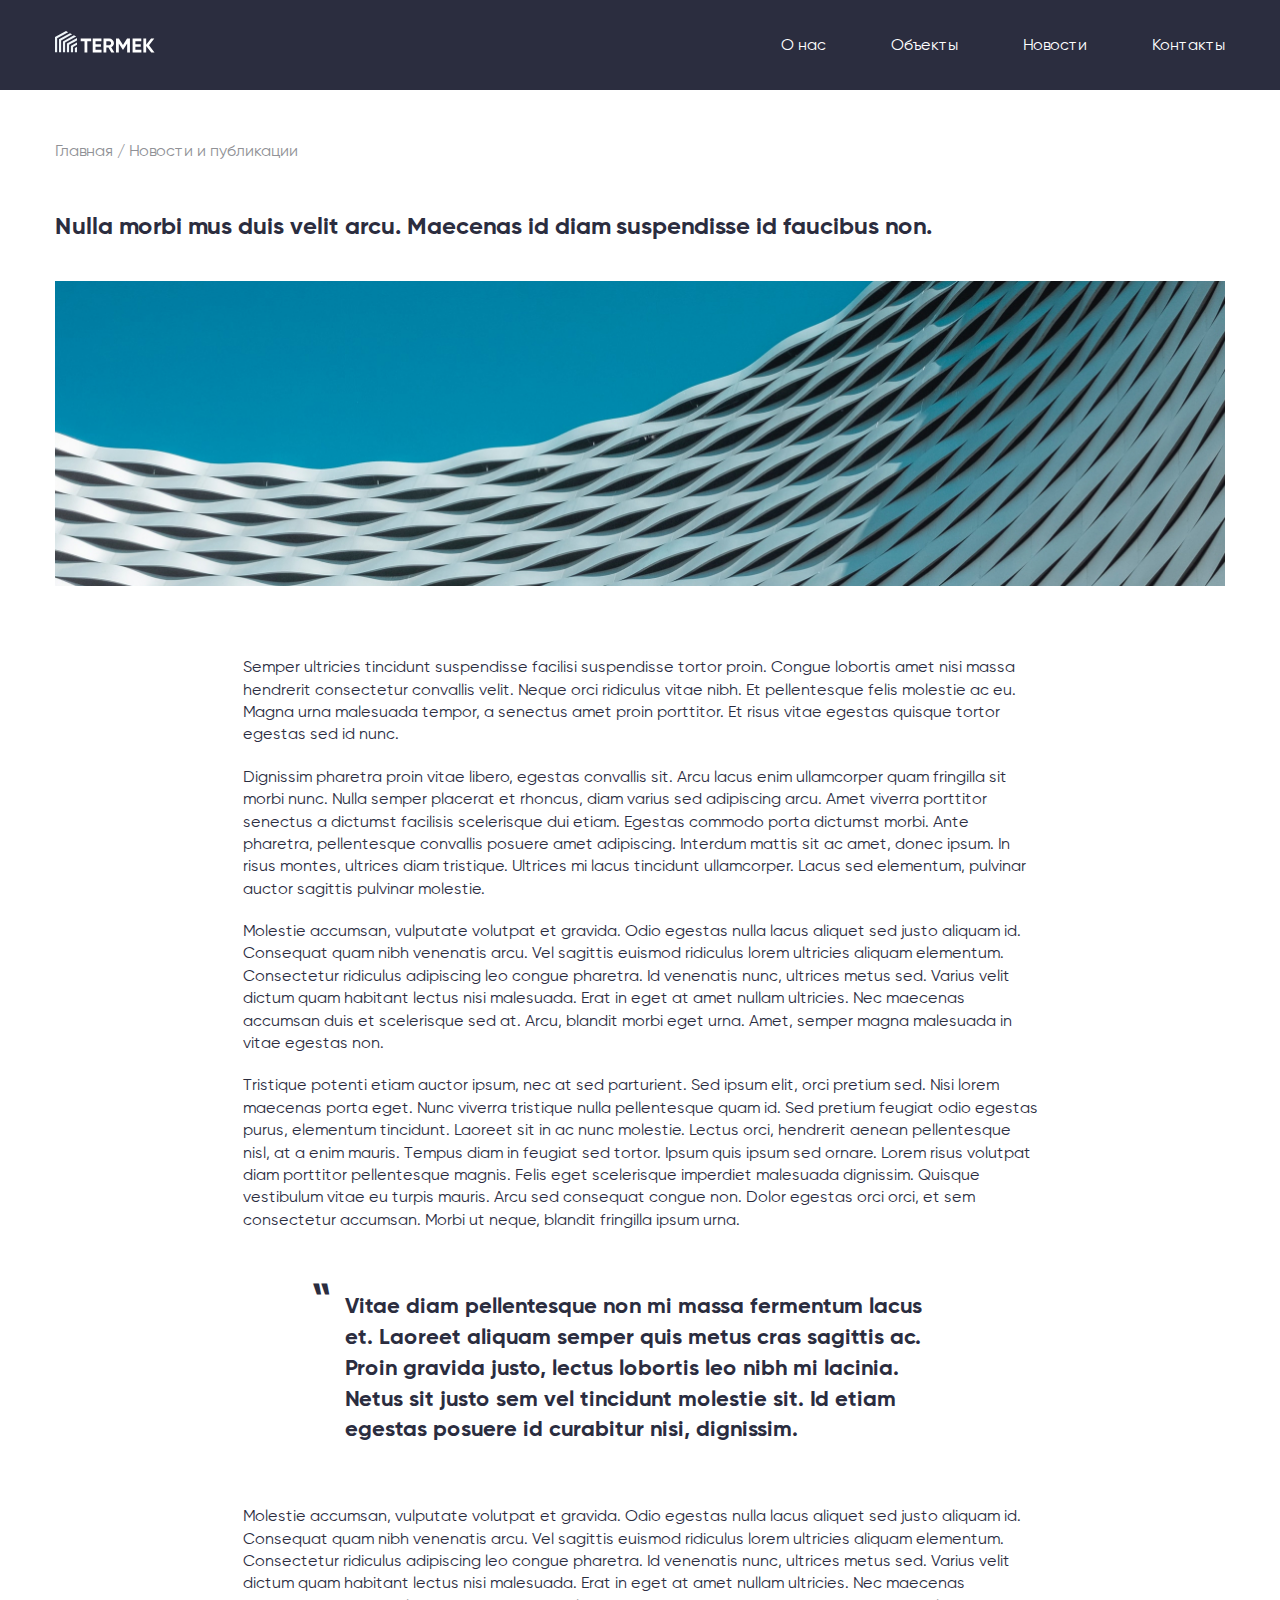
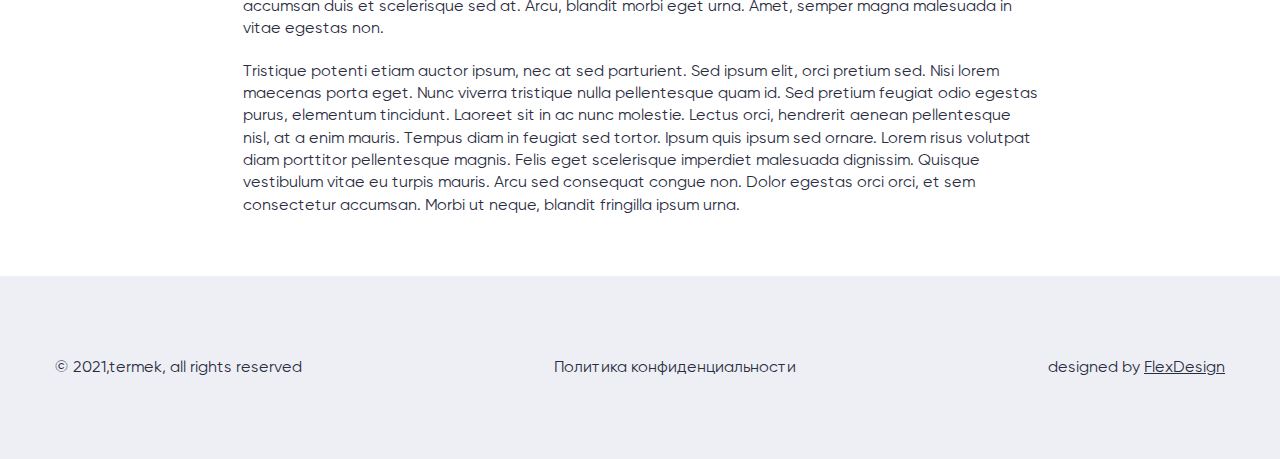
<file: app/article.html>
<!DOCTYPE html>
<html lang="ru">

<head>

	<meta charset="utf-8">
	<title>Новости и публикации</title>
	<meta name="description" content="Инженерные решения для амбициозных проектов">
	<meta name="viewport" content="width=device-width">
	<link rel="icon" href="img/favicon.ico">
	<meta property="og:image" content="img/preview.jpg">
	<link rel="stylesheet" href="css/app.min.css?v=1">
	<script src="js/app.min.js" defer></script>

</head>

<body>

	<header class="header header--bg">

		<div class="header__container container">

			<a href="/" class="header__logo">
				<img src="img/logo.svg" alt="">
			</a>

			<nav class="header__nav">
				<ul>
					<li><a href="#about">О нас</a></li>
					<li><a href="#about">Объекты</a></li>
					<li><a href="#about">Новости</a></li>
					<li><a href="#about">Контакты</a></li>
				</ul>
			</nav>


			<button class="hamburger" type="button">
				<span class="hamburger__item"></span>
			</button>

		</div>

	</header>

	<main>

		<section class="article container">

			<div class="breadcrumbs container">
				<a href="#">Главная</a>
				<span>/</span>
				<a href="#">Новости и публикации</a>
			</div>

			<div class="article__item">

				<h1 class="article__title">
					Nulla morbi mus duis velit arcu. Maecenas id diam suspendisse id faucibus non.
				</h1>

				<div class="article__img">
					<img src="img/article.jpg" alt="">
				</div>

				<div class="article__content">
					<p>
						Semper ultricies tincidunt suspendisse facilisi suspendisse tortor proin.
						Congue lobortis amet nisi massa hendrerit consectetur convallis velit. 
						Neque orci ridiculus vitae nibh. Et pellentesque felis molestie ac eu. 
						Magna urna malesuada tempor, a senectus amet proin porttitor. Et risus 
						vitae egestas quisque tortor egestas sed id nunc.
					</p>
					<p>
						Dignissim pharetra proin vitae libero, egestas convallis sit. Arcu lacus 
						enim ullamcorper quam fringilla sit morbi nunc. Nulla semper placerat et 
						rhoncus, diam varius sed adipiscing arcu. Amet viverra porttitor senectus 
						a dictumst facilisis scelerisque dui etiam. Egestas commodo porta dictumst 
						morbi. Ante pharetra, pellentesque convallis posuere amet adipiscing. 
						Interdum mattis sit ac amet, donec ipsum. In risus montes, ultrices diam 
						tristique. Ultrices mi lacus tincidunt ullamcorper. Lacus sed elementum, 
						pulvinar auctor sagittis pulvinar molestie.
					</p>
					<p>
						Molestie accumsan, vulputate volutpat et gravida. Odio egestas nulla lacus 
						aliquet sed justo aliquam id. Consequat quam nibh venenatis arcu. Vel 
						sagittis euismod ridiculus lorem ultricies aliquam elementum. Consectetur 
						ridiculus adipiscing leo congue pharetra. Id venenatis nunc, ultrices metus 
						sed. Varius velit dictum quam habitant lectus nisi malesuada. Erat in eget 
						at amet nullam ultricies. Nec maecenas accumsan duis et scelerisque sed at. 
						Arcu, blandit morbi eget urna. Amet, semper magna malesuada in vitae egestas 
						non.
					</p>
					<p>
						Tristique potenti etiam auctor ipsum, nec at sed parturient. Sed ipsum elit, 
						orci pretium sed. Nisi lorem maecenas porta eget. Nunc viverra tristique nulla 
						pellentesque quam id. Sed pretium feugiat odio egestas purus, elementum tincidunt. 
						Laoreet sit in ac nunc molestie. Lectus orci, hendrerit aenean pellentesque nisl, 
						at a enim mauris. Tempus diam in feugiat sed tortor. Ipsum quis ipsum sed ornare. 
						Lorem risus volutpat diam porttitor pellentesque magnis. Felis eget scelerisque 
						imperdiet malesuada dignissim. Quisque vestibulum vitae eu turpis mauris. 
						Arcu sed consequat congue non. Dolor egestas orci orci, et sem consectetur 
						accumsan. Morbi ut neque, blandit fringilla ipsum urna.
					</p>
					<blockquote>
						Vitae diam pellentesque non mi massa fermentum lacus et. Laoreet 
						aliquam semper quis metus cras sagittis ac. Proin gravida justo, lectus 
						lobortis leo nibh mi lacinia. Netus sit justo sem vel tincidunt molestie sit. 
						Id etiam egestas posuere id curabitur nisi, dignissim.
					</blockquote>
					<p>
						Molestie accumsan, vulputate volutpat et gravida. Odio egestas nulla 
						lacus aliquet sed justo aliquam id. Consequat quam nibh venenatis arcu. 
						Vel sagittis euismod ridiculus lorem ultricies aliquam elementum. 
						Consectetur ridiculus adipiscing leo congue pharetra. Id venenatis nunc, 
						ultrices metus sed. Varius velit dictum quam habitant lectus nisi malesuada. 
						Erat in eget at amet nullam ultricies. Nec maecenas accumsan duis et 
						scelerisque sed at. Arcu, blandit morbi eget urna. Amet, semper magna 
						malesuada in vitae egestas non.
					</p>
					<p>
						Tristique potenti etiam auctor ipsum, nec at sed parturient. Sed ipsum 
						elit, orci pretium sed. Nisi lorem maecenas porta eget. Nunc viverra 
						tristique nulla pellentesque quam id. Sed pretium feugiat odio egestas 
						purus, elementum tincidunt. Laoreet sit in ac nunc molestie. Lectus orci, 
						hendrerit aenean pellentesque nisl, at a enim mauris. Tempus diam in feugiat 
						sed tortor. Ipsum quis ipsum sed ornare. Lorem risus volutpat diam porttitor 
						pellentesque magnis. Felis eget scelerisque imperdiet malesuada dignissim. 
						Quisque vestibulum vitae eu turpis mauris. Arcu sed consequat congue non. 
						Dolor egestas orci orci, et sem consectetur accumsan. Morbi ut neque, 
						blandit fringilla ipsum urna.
					</p>
				</div>

			</div>

		</section>

	</main>

	<footer class="footer">
		<div class="footer__container container">
			<p class="footer__copyright">© 2021,termek, all rights reserved</p>
			<a href="#" class="footer__policy">Политика конфиденциальности</a>
			<p class="footer__made-by">designed by <a href="http://flex-design.net/">FlexDesign</a></p>
		</div>
	</footer>

</body>
</html>
</file>
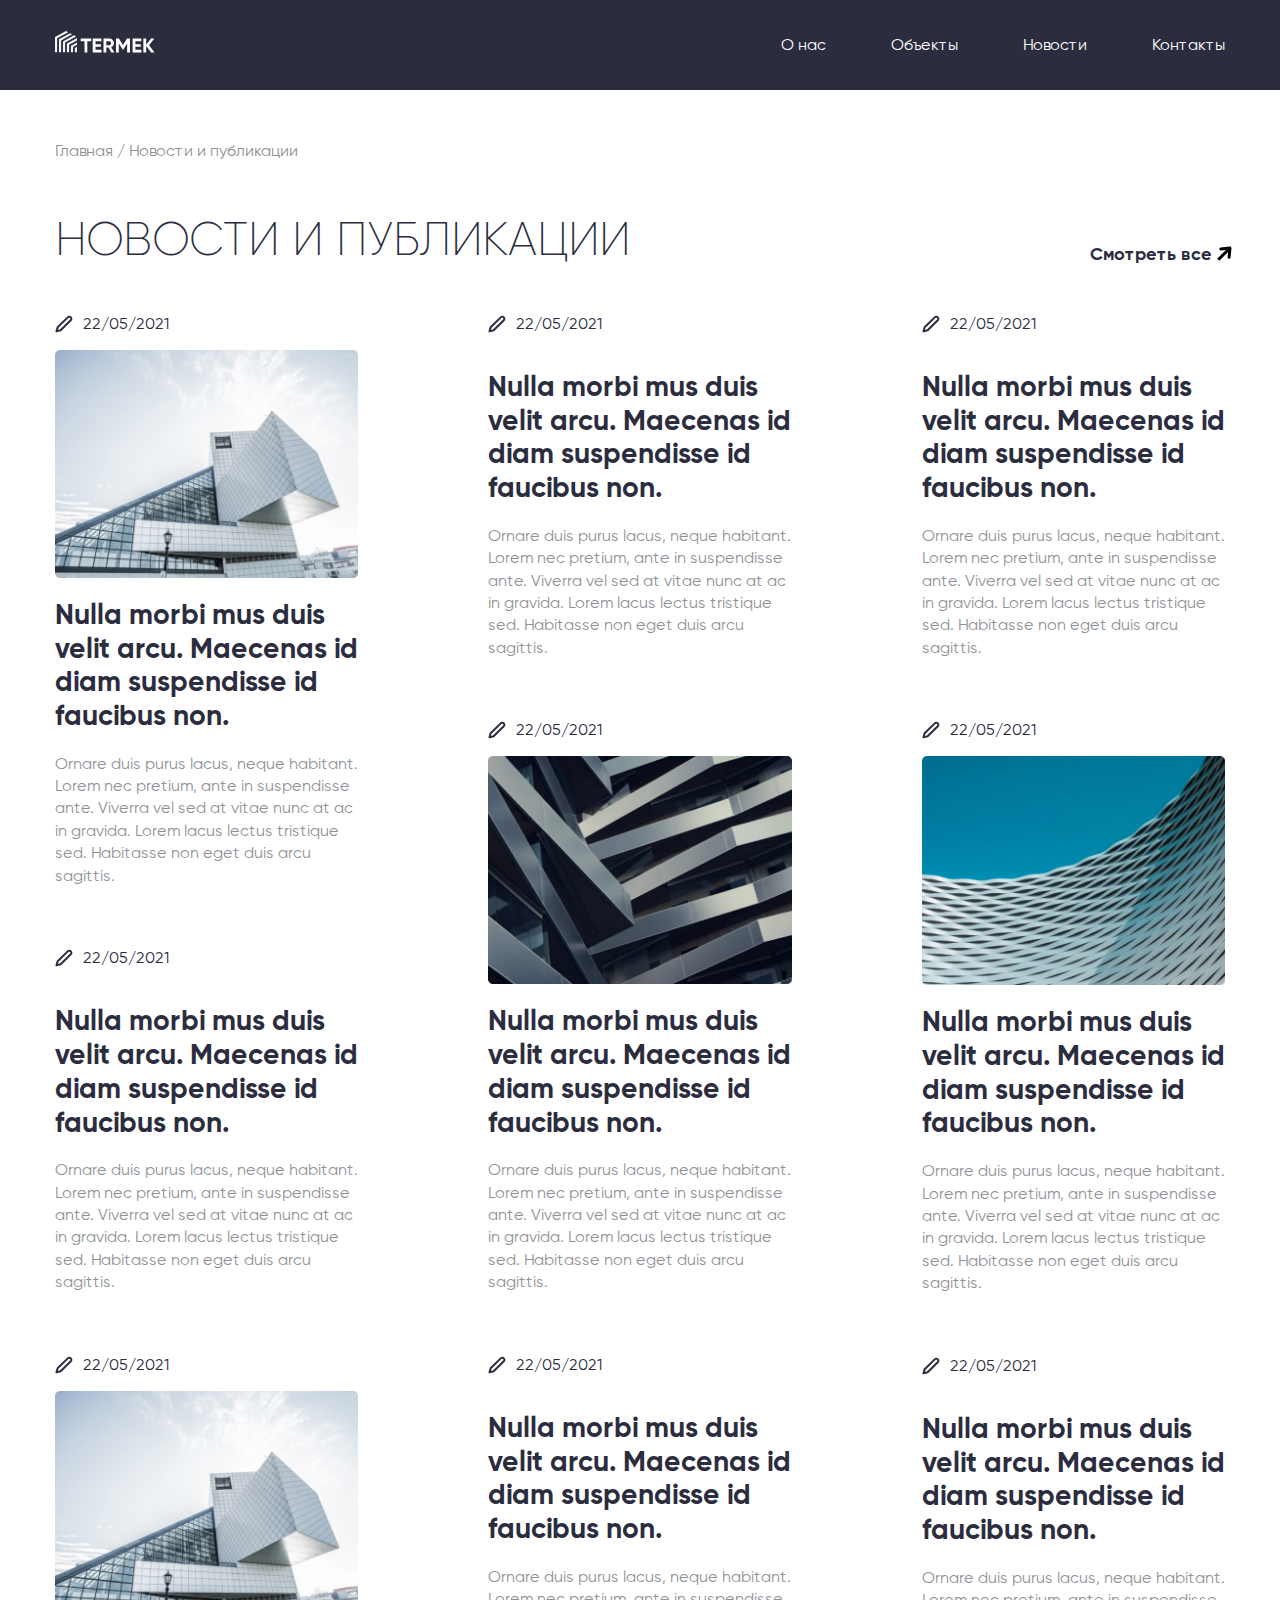
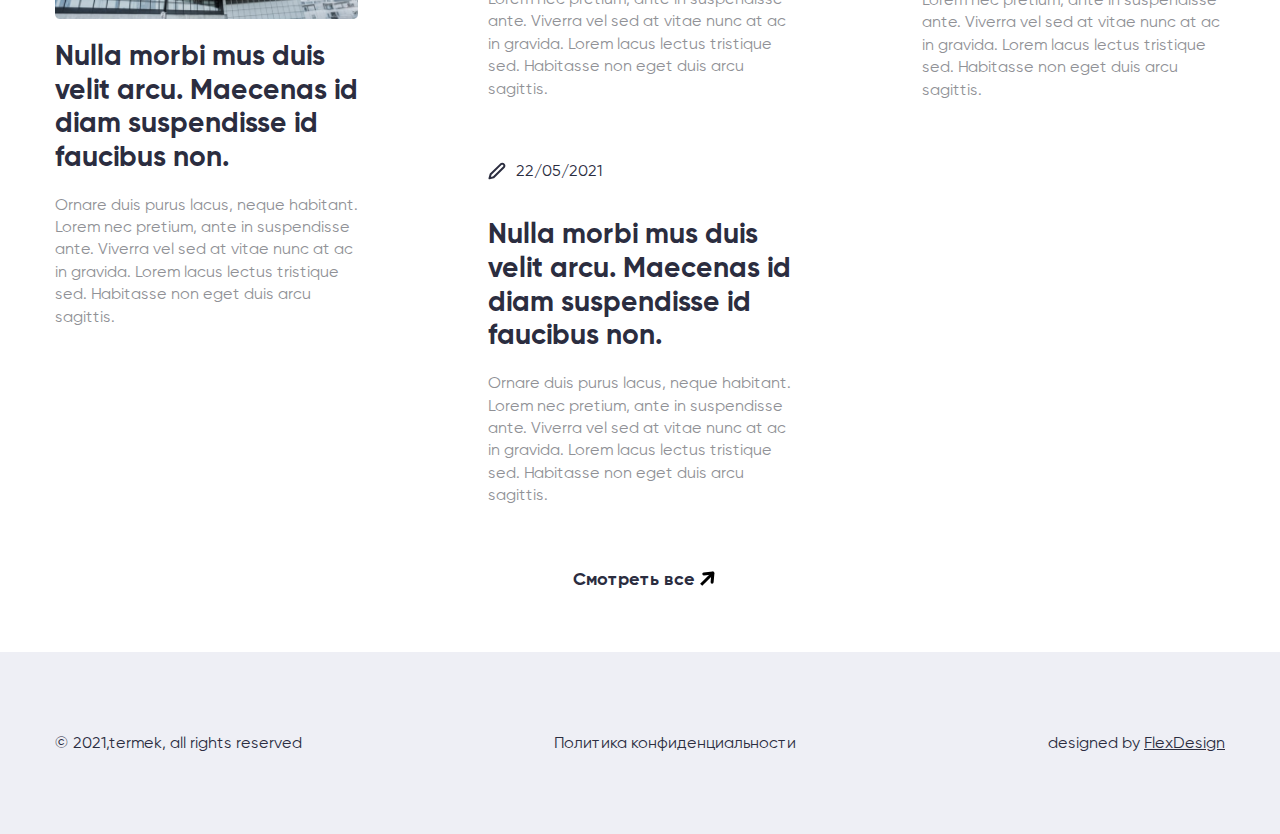
<file: app/news.html>
<!DOCTYPE html>
<html lang="ru">

<head>

	<meta charset="utf-8">
	<title>Новости и публикации</title>
	<meta name="description" content="Инженерные решения для амбициозных проектов">
	<meta name="viewport" content="width=device-width">
	<link rel="icon" href="img/favicon.ico">
	<meta property="og:image" content="img/preview.jpg">
	<link rel="stylesheet" href="css/app.min.css?v=1">
	<script src="js/app.min.js" defer></script>

</head>

<body>

	<header class="header header--bg">

		<div class="header__container container">

			<a href="/" class="header__logo">
				<img src="img/logo.svg" alt="">
			</a>

			<nav class="header__nav">
				<ul>
					<li><a href="#about">О нас</a></li>
					<li><a href="#about">Объекты</a></li>
					<li><a href="#about">Новости</a></li>
					<li><a href="#about">Контакты</a></li>
				</ul>
			</nav>


			<button class="hamburger" type="button">
				<span class="hamburger__item"></span>
			</button>

		</div>

	</header>

	<main>

		<section class="news news-page container">

			<div class="breadcrumbs container">
				<a href="#">Главная</a>
				<span>/</span>
				<a href="#">Новости и публикации</a>
			</div>

			<div class="news__header">
				<h1 class="news__title h2">Новости и публикации</h1>
				<a href="#" class="news__link arrow-btn">
					<p>Смотреть все</p>
					<span></span>
				</a>
			</div>

			<div class="news__content news-page__content">

				<div class="news__content_column">

					<a href="#" class="news__item">
						<div class="news__item_date">
							<img src="img/pencil.svg" alt="">
							<p>22/05/2021</p>
						</div>

						<div class="news__item_img">
							<img src="img/news.jpg" alt="">
						</div>

						<div class="news__item_title">
							<h3>
								Nulla morbi mus duis velit arcu. Maecenas id diam suspendisse id faucibus non.
							</h3>
						</div>

						<div class="news__item_desc">
							<p>
								Ornare duis purus lacus, neque habitant. Lorem nec pretium, ante
								in suspendisse ante. Viverra vel sed at vitae nunc at ac in gravida.
								Lorem lacus lectus tristique sed. Habitasse non eget duis arcu sagittis.
							</p>
						</div>
					</a>
					
					<a href="#" class="news__item">
						<div class="news__item_date">
							<img src="img/pencil.svg" alt="">
							<p>22/05/2021</p>
						</div>

						<div class="news__item_img">
							
						</div>

						<div class="news__item_title">
							<h3>
								Nulla morbi mus duis velit arcu. Maecenas id diam suspendisse id faucibus non.
							</h3>
						</div>

						<div class="news__item_desc">
							<p>
								Ornare duis purus lacus, neque habitant. Lorem nec pretium, ante
								in suspendisse ante. Viverra vel sed at vitae nunc at ac in gravida.
								Lorem lacus lectus tristique sed. Habitasse non eget duis arcu sagittis.
							</p>
						</div>
					</a>

					<a href="#" class="news__item">
						<div class="news__item_date">
							<img src="img/pencil.svg" alt="">
							<p>22/05/2021</p>
						</div>

						<div class="news__item_img">
							<img src="img/news.jpg" alt="">
						</div>

						<div class="news__item_title">
							<h3>
								Nulla morbi mus duis velit arcu. Maecenas id diam suspendisse id faucibus non.
							</h3>
						</div>

						<div class="news__item_desc">
							<p>
								Ornare duis purus lacus, neque habitant. Lorem nec pretium, ante
								in suspendisse ante. Viverra vel sed at vitae nunc at ac in gravida.
								Lorem lacus lectus tristique sed. Habitasse non eget duis arcu sagittis.
							</p>
						</div>
					</a>

				</div>
				
				<div class="news__content_column">

					<a href="#" class="news__item">
						<div class="news__item_date">
							<img src="img/pencil.svg" alt="">
							<p>22/05/2021</p>
						</div>

						<div class="news__item_img">
							
						</div>

						<div class="news__item_title">
							<h3>
								Nulla morbi mus duis velit arcu. Maecenas id diam suspendisse id faucibus non.
							</h3>
						</div>

						<div class="news__item_desc">
							<p>
								Ornare duis purus lacus, neque habitant. Lorem nec pretium, ante
								in suspendisse ante. Viverra vel sed at vitae nunc at ac in gravida.
								Lorem lacus lectus tristique sed. Habitasse non eget duis arcu sagittis.
							</p>
						</div>
					</a>
					
					<a href="#" class="news__item">
						<div class="news__item_date">
							<img src="img/pencil.svg" alt="">
							<p>22/05/2021</p>
						</div>

						<div class="news__item_img">
							<img src="img/news2.jpg" alt="">
						</div>

						<div class="news__item_title">
							<h3>
								Nulla morbi mus duis velit arcu. Maecenas id diam suspendisse id faucibus non.
							</h3>
						</div>

						<div class="news__item_desc">
							<p>
								Ornare duis purus lacus, neque habitant. Lorem nec pretium, ante
								in suspendisse ante. Viverra vel sed at vitae nunc at ac in gravida.
								Lorem lacus lectus tristique sed. Habitasse non eget duis arcu sagittis.
							</p>
						</div>
					</a>

					<a href="#" class="news__item">
						<div class="news__item_date">
							<img src="img/pencil.svg" alt="">
							<p>22/05/2021</p>
						</div>

						<div class="news__item_img">
							
						</div>

						<div class="news__item_title">
							<h3>
								Nulla morbi mus duis velit arcu. Maecenas id diam suspendisse id faucibus non.
							</h3>
						</div>

						<div class="news__item_desc">
							<p>
								Ornare duis purus lacus, neque habitant. Lorem nec pretium, ante
								in suspendisse ante. Viverra vel sed at vitae nunc at ac in gravida.
								Lorem lacus lectus tristique sed. Habitasse non eget duis arcu sagittis.
							</p>
						</div>
					</a>

					<a href="#" class="news__item">
						<div class="news__item_date">
							<img src="img/pencil.svg" alt="">
							<p>22/05/2021</p>
						</div>

						<div class="news__item_img">
							
						</div>

						<div class="news__item_title">
							<h3>
								Nulla morbi mus duis velit arcu. Maecenas id diam suspendisse id faucibus non.
							</h3>
						</div>

						<div class="news__item_desc">
							<p>
								Ornare duis purus lacus, neque habitant. Lorem nec pretium, ante
								in suspendisse ante. Viverra vel sed at vitae nunc at ac in gravida.
								Lorem lacus lectus tristique sed. Habitasse non eget duis arcu sagittis.
							</p>
						</div>
					</a>

				</div>

				<div class="news__content_column">

					<a href="#" class="news__item">
						<div class="news__item_date">
							<img src="img/pencil.svg" alt="">
							<p>22/05/2021</p>
						</div>

						<div class="news__item_img">
							
						</div>

						<div class="news__item_title">
							<h3>
								Nulla morbi mus duis velit arcu. Maecenas id diam suspendisse id faucibus non.
							</h3>
						</div>

						<div class="news__item_desc">
							<p>
								Ornare duis purus lacus, neque habitant. Lorem nec pretium, ante
								in suspendisse ante. Viverra vel sed at vitae nunc at ac in gravida.
								Lorem lacus lectus tristique sed. Habitasse non eget duis arcu sagittis.
							</p>
						</div>
					</a>
					
					<a href="#" class="news__item">
						<div class="news__item_date">
							<img src="img/pencil.svg" alt="">
							<p>22/05/2021</p>
						</div>

						<div class="news__item_img">
							<img src="img/news3.jpg" alt="">
						</div>

						<div class="news__item_title">
							<h3>
								Nulla morbi mus duis velit arcu. Maecenas id diam suspendisse id faucibus non.
							</h3>
						</div>

						<div class="news__item_desc">
							<p>
								Ornare duis purus lacus, neque habitant. Lorem nec pretium, ante
								in suspendisse ante. Viverra vel sed at vitae nunc at ac in gravida.
								Lorem lacus lectus tristique sed. Habitasse non eget duis arcu sagittis.
							</p>
						</div>
					</a>

					<a href="#" class="news__item">
						<div class="news__item_date">
							<img src="img/pencil.svg" alt="">
							<p>22/05/2021</p>
						</div>

						<div class="news__item_img">
							
						</div>

						<div class="news__item_title">
							<h3>
								Nulla morbi mus duis velit arcu. Maecenas id diam suspendisse id faucibus non.
							</h3>
						</div>

						<div class="news__item_desc">
							<p>
								Ornare duis purus lacus, neque habitant. Lorem nec pretium, ante
								in suspendisse ante. Viverra vel sed at vitae nunc at ac in gravida.
								Lorem lacus lectus tristique sed. Habitasse non eget duis arcu sagittis.
							</p>
						</div>
					</a>

				</div>


			</div>

			<div class="news-page__btn container">
				<a href="#" class="objects__link arrow-btn">
					<p>Смотреть все</p>
					<span></span>
				</a>
			</div>

		</section>

	</main>

	<footer class="footer">
		<div class="footer__container container">
			<p class="footer__copyright">© 2021,termek, all rights reserved</p>
			<a href="#" class="footer__policy">Политика конфиденциальности</a>
			<p class="footer__made-by">designed by <a href="http://flex-design.net/">FlexDesign</a></p>
		</div>
	</footer>

</body>
</html>
</file>
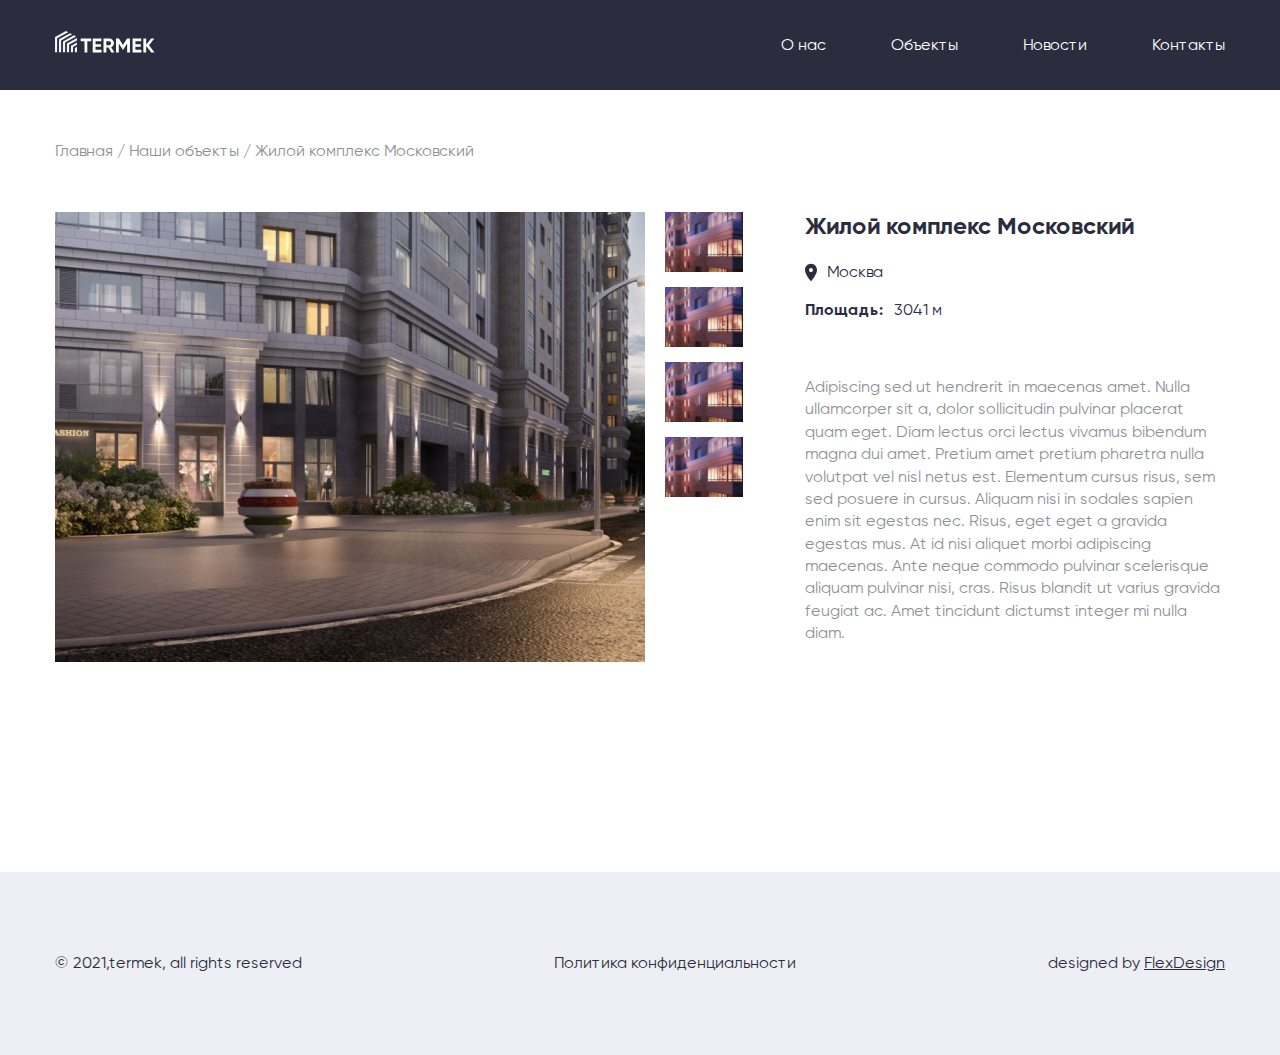
<file: app/object-item.html>
<!DOCTYPE html>
<html lang="ru">

<head>

	<meta charset="utf-8">
	<title>Новости и публикации</title>
	<meta name="description" content="Инженерные решения для амбициозных проектов">
	<meta name="viewport" content="width=device-width">
	<link rel="icon" href="img/favicon.ico">
	<meta property="og:image" content="img/preview.jpg">
	<link rel="stylesheet" href="css/app.min.css?v=1">
	<script src="js/app.min.js" defer></script>

</head>

<body>

	<header class="header header--bg">

		<div class="header__container container">

			<a href="/" class="header__logo">
				<img src="img/logo.svg" alt="">
			</a>

			<nav class="header__nav">
				<ul>
					<li><a href="#about">О нас</a></li>
					<li><a href="#about">Объекты</a></li>
					<li><a href="#about">Новости</a></li>
					<li><a href="#about">Контакты</a></li>
				</ul>
			</nav>


			<button class="hamburger" type="button">
				<span class="hamburger__item"></span>
			</button>

		</div>

	</header>

	<main>

		<section class="object-item container">

			<div class="breadcrumbs container">
				<a href="#">Главная</a>
				<span>/</span>
				<a href="#">Наши объекты</a>
				<span>/</span>
				<a href="#">Жилой комплекс Московский</a>
			</div>

			<div class="object-item__content">

				<div class="object-item__img">
				
					<div class="object-item__img_main">
						<img src="img/object-item.jpg" alt="">
					</div>

					<div class="object-item__img_gallery">
						<ul>
							<li>
								<img src="img/object-item-gall.jpg" alt="">
							</li>
							<li>
								<img src="img/object-item-gall.jpg" alt="">
							</li>
							<li>
								<img src="img/object-item-gall.jpg" alt="">
							</li>
							<li>
								<img src="img/object-item-gall.jpg" alt="">
							</li>
						</ul>
					</div>
					
				</div>

				<div class="object-item__info">

					<h3 class="object-item__info_title">Жилой комплекс Московский</h3>

					<div class="object-item__info_city">
						<img src="img/pin.svg" alt="">
						<p>Москва</p>
					</div>

					<p class="object-item__info_area"><span>Площадь:</span>3041 м</p>

					<p class="object-item__info_desc">
						Adipiscing sed ut hendrerit in maecenas amet. Nulla ullamcorper sit a, 
						dolor sollicitudin pulvinar placerat quam eget. Diam lectus orci lectus 
						vivamus bibendum magna dui amet. Pretium amet pretium pharetra nulla volutpat 
						vel nisl netus est. Elementum cursus risus, sem sed posuere in cursus. 
						Aliquam nisi in sodales sapien enim sit egestas nec. Risus, eget eget 
						a gravida egestas mus. At id nisi aliquet morbi adipiscing maecenas. 
						Ante neque commodo pulvinar scelerisque aliquam pulvinar nisi, cras. 
						Risus blandit ut varius gravida feugiat ac. Amet tincidunt dictumst 
						integer mi nulla diam. 
					</p>

				</div>

			</div>

		</section>

	</main>

	<footer class="footer">
		<div class="footer__container container">
			<p class="footer__copyright">© 2021,termek, all rights reserved</p>
			<a href="#" class="footer__policy">Политика конфиденциальности</a>
			<p class="footer__made-by">designed by <a href="http://flex-design.net/">FlexDesign</a></p>
		</div>
	</footer>

</body>
</html>
</file>
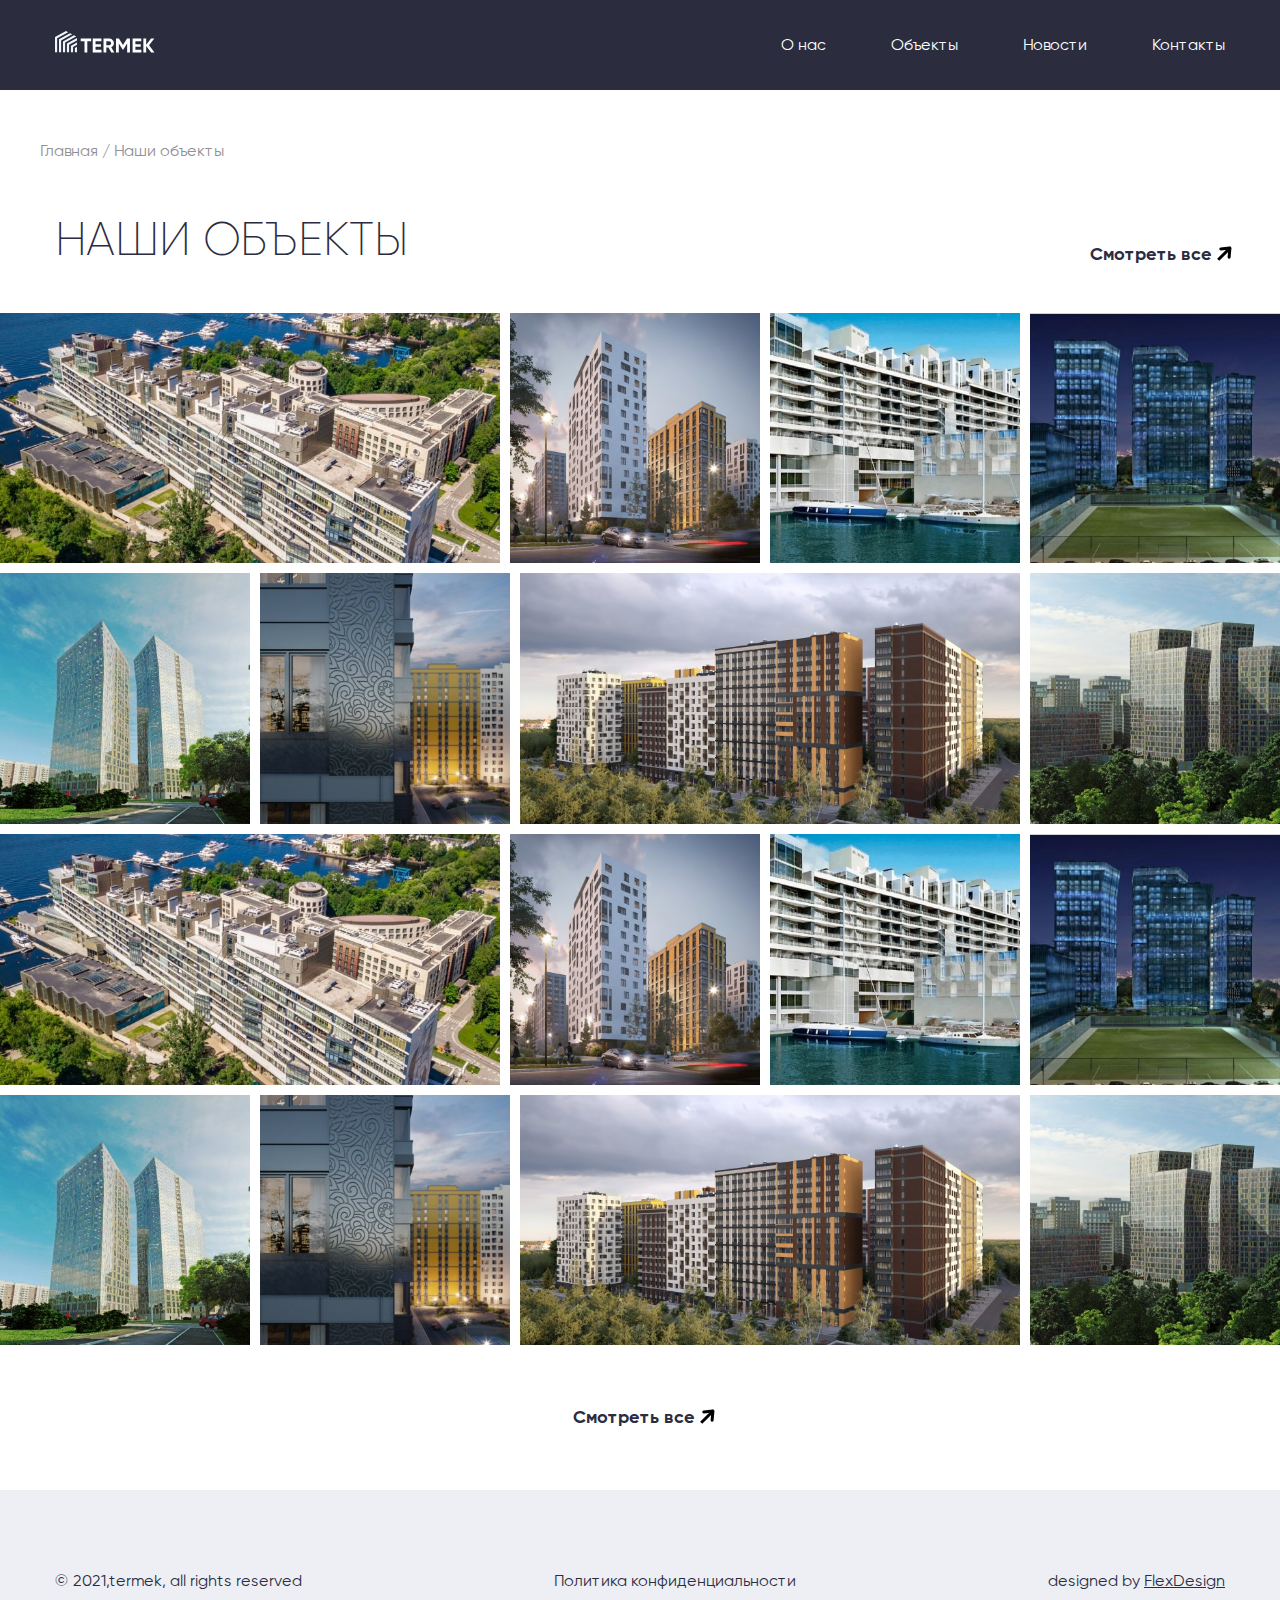
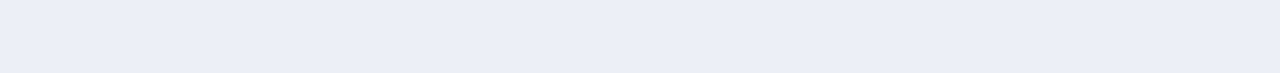
<file: app/objects.html>
<!DOCTYPE html>
<html lang="ru">

<head>

	<meta charset="utf-8">
	<title>Наши объекты</title>
	<meta name="description" content="Инженерные решения для амбициозных проектов">
	<meta name="viewport" content="width=device-width">
	<link rel="icon" href="img/favicon.ico">
	<meta property="og:image" content="img/preview.jpg">
	<link rel="stylesheet" href="css/app.min.css?v=1">
	<script src="js/app.min.js" defer></script>

</head>

<body>

	<header class="header header--bg">

		<div class="header__container container">

			<a href="/" class="header__logo">
				<img src="img/logo.svg" alt="">
			</a>

			<nav class="header__nav">
				<ul>
					<li><a href="#about">О нас</a></li>
					<li><a href="#about">Объекты</a></li>
					<li><a href="#about">Новости</a></li>
					<li><a href="#about">Контакты</a></li>
				</ul>
			</nav>


			<button class="hamburger" type="button">
				<span class="hamburger__item"></span>
			</button>

		</div>

	</header>

	<main>
		<section class="objects objects-page">

			<div class="breadcrumbs container">
				<a href="#">Главная</a>
				<span>/</span>
				<a href="#">Наши объекты</a>
			</div>

			<div class="objects__header container">
				<h1 class="objects__title h2">Наши объекты</h1>
				<a href="#" class="objects__link arrow-btn">
					<p>Смотреть все</p>
					<span></span>
				</a>
			</div>

			<div class="objects__content objects-page__content">

				<div class="objects__content_row objects__content_row--first">
					<a href="#" class="objects__content_item objects__content_item--big">
						<img src="img/object1.jpg" alt="">
						<div class="objects__info">

							<div class="objects__info_plus">
								<span>+</span>
							</div>

							<h3 class="objects__info_title">Жилой комплекс Lorem Ipsum</h3>

							<div class="objects__info_location">

								<div class="objects__info_city">
									<img src="img/pin-white.svg" alt="">
									<p>Москва</p>
								</div>

								<div class="objects__info_area">
									<p><span>Площадь:</span>3041 м</p>
								</div>

							</div>

						</div>
					</a>
					<a href="#" class="objects__content_item">
						<img src="img/object2.jpg" alt="">
						<div class="objects__info">

							<div class="objects__info_plus">
								<span>+</span>
							</div>

							<h3 class="objects__info_title">Жилой комплекс Lorem Ipsum</h3>

							<div class="objects__info_location">

								<div class="objects__info_city">
									<img src="img/pin-white.svg" alt="">
									<p>Москва</p>
								</div>

								<div class="objects__info_area">
									<p><span>Площадь:</span>3041 м</p>
								</div>

							</div>

						</div>
					</a>
					<a href="#" class="objects__content_item">
						<img src="img/object3.jpg" alt="">
						<div class="objects__info">

							<div class="objects__info_plus">
								<span>+</span>
							</div>

							<h3 class="objects__info_title">Жилой комплекс Lorem Ipsum</h3>

							<div class="objects__info_location">

								<div class="objects__info_city">
									<img src="img/pin-white.svg" alt="">
									<p>Москва</p>
								</div>

								<div class="objects__info_area">
									<p><span>Площадь:</span>3041 м</p>
								</div>

							</div>

						</div>
					</a>
					<a href="#" class="objects__content_item">
						<img src="img/object4.jpg" alt="">
						<div class="objects__info">

							<div class="objects__info_plus">
								<span>+</span>
							</div>

							<h3 class="objects__info_title">Жилой комплекс Lorem Ipsum</h3>

							<div class="objects__info_location">

								<div class="objects__info_city">
									<img src="img/pin-white.svg" alt="">
									<p>Москва</p>
								</div>

								<div class="objects__info_area">
									<p><span>Площадь:</span>3041 м</p>
								</div>

							</div>

						</div>
					</a>
				</div>
				
				<div class="objects__content_row objects__content_row--second">
					<a href="#" class="objects__content_item">
						<img src="img/object5.jpg" alt="">
						<div class="objects__info">

							<div class="objects__info_plus">
								<span>+</span>
							</div>

							<h3 class="objects__info_title">Жилой комплекс Lorem Ipsum</h3>

							<div class="objects__info_location">

								<div class="objects__info_city">
									<img src="img/pin-white.svg" alt="">
									<p>Москва</p>
								</div>

								<div class="objects__info_area">
									<p><span>Площадь:</span>3041 м</p>
								</div>

							</div>

						</div>
					</a>
					<a href="#" class="objects__content_item">
						<img src="img/object6.jpg" alt="">
						<div class="objects__info">

							<div class="objects__info_plus">
								<span>+</span>
							</div>

							<h3 class="objects__info_title">Жилой комплекс Lorem Ipsum</h3>

							<div class="objects__info_location">

								<div class="objects__info_city">
									<img src="img/pin-white.svg" alt="">
									<p>Москва</p>
								</div>

								<div class="objects__info_area">
									<p><span>Площадь:</span>3041 м</p>
								</div>

							</div>

						</div>
					</a>
					<a href="#" class="objects__content_item objects__content_item--big">
						<img src="img/object7.jpg" alt="">
						<div class="objects__info">

							<div class="objects__info_plus">
								<span>+</span>
							</div>

							<h3 class="objects__info_title">Жилой комплекс Lorem Ipsum</h3>

							<div class="objects__info_location">

								<div class="objects__info_city">
									<img src="img/pin-white.svg" alt="">
									<p>Москва</p>
								</div>

								<div class="objects__info_area">
									<p><span>Площадь:</span>3041 м</p>
								</div>

							</div>

						</div>
					</a>
					<a href="#" class="objects__content_item">
						<img src="img/object8.jpg" alt="">
						<div class="objects__info">

							<div class="objects__info_plus">
								<span>+</span>
							</div>

							<h3 class="objects__info_title">Жилой комплекс Lorem Ipsum</h3>

							<div class="objects__info_location">

								<div class="objects__info_city">
									<img src="img/pin-white.svg" alt="">
									<p>Москва</p>
								</div>

								<div class="objects__info_area">
									<p><span>Площадь:</span>3041 м</p>
								</div>

							</div>

						</div>
					</a>
				</div>

				<div class="objects__content_row objects__content_row--first">
					<a href="#" class="objects__content_item objects__content_item--big">
						<img src="img/object1.jpg" alt="">
						<div class="objects__info">

							<div class="objects__info_plus">
								<span>+</span>
							</div>

							<h3 class="objects__info_title">Жилой комплекс Lorem Ipsum</h3>

							<div class="objects__info_location">

								<div class="objects__info_city">
									<img src="img/pin-white.svg" alt="">
									<p>Москва</p>
								</div>

								<div class="objects__info_area">
									<p><span>Площадь:</span>3041 м</p>
								</div>

							</div>

						</div>
					</a>
					<a href="#" class="objects__content_item">
						<img src="img/object2.jpg" alt="">
						<div class="objects__info">

							<div class="objects__info_plus">
								<span>+</span>
							</div>

							<h3 class="objects__info_title">Жилой комплекс Lorem Ipsum</h3>

							<div class="objects__info_location">

								<div class="objects__info_city">
									<img src="img/pin-white.svg" alt="">
									<p>Москва</p>
								</div>

								<div class="objects__info_area">
									<p><span>Площадь:</span>3041 м</p>
								</div>

							</div>

						</div>
					</a>
					<a href="#" class="objects__content_item">
						<img src="img/object3.jpg" alt="">
						<div class="objects__info">

							<div class="objects__info_plus">
								<span>+</span>
							</div>

							<h3 class="objects__info_title">Жилой комплекс Lorem Ipsum</h3>

							<div class="objects__info_location">

								<div class="objects__info_city">
									<img src="img/pin-white.svg" alt="">
									<p>Москва</p>
								</div>

								<div class="objects__info_area">
									<p><span>Площадь:</span>3041 м</p>
								</div>

							</div>

						</div>
					</a>
					<a href="#" class="objects__content_item">
						<img src="img/object4.jpg" alt="">
						<div class="objects__info">

							<div class="objects__info_plus">
								<span>+</span>
							</div>

							<h3 class="objects__info_title">Жилой комплекс Lorem Ipsum</h3>

							<div class="objects__info_location">

								<div class="objects__info_city">
									<img src="img/pin-white.svg" alt="">
									<p>Москва</p>
								</div>

								<div class="objects__info_area">
									<p><span>Площадь:</span>3041 м</p>
								</div>

							</div>

						</div>
					</a>
				</div>
				
				<div class="objects__content_row objects__content_row--second">
					<a href="#" class="objects__content_item">
						<img src="img/object5.jpg" alt="">
						<div class="objects__info">

							<div class="objects__info_plus">
								<span>+</span>
							</div>

							<h3 class="objects__info_title">Жилой комплекс Lorem Ipsum</h3>

							<div class="objects__info_location">

								<div class="objects__info_city">
									<img src="img/pin-white.svg" alt="">
									<p>Москва</p>
								</div>

								<div class="objects__info_area">
									<p><span>Площадь:</span>3041 м</p>
								</div>

							</div>

						</div>
					</a>
					<a href="#" class="objects__content_item">
						<img src="img/object6.jpg" alt="">
						<div class="objects__info">

							<div class="objects__info_plus">
								<span>+</span>
							</div>

							<h3 class="objects__info_title">Жилой комплекс Lorem Ipsum</h3>

							<div class="objects__info_location">

								<div class="objects__info_city">
									<img src="img/pin-white.svg" alt="">
									<p>Москва</p>
								</div>

								<div class="objects__info_area">
									<p><span>Площадь:</span>3041 м</p>
								</div>

							</div>

						</div>
					</a>
					<a href="#" class="objects__content_item objects__content_item--big">
						<img src="img/object7.jpg" alt="">
						<div class="objects__info">

							<div class="objects__info_plus">
								<span>+</span>
							</div>

							<h3 class="objects__info_title">Жилой комплекс Lorem Ipsum</h3>

							<div class="objects__info_location">

								<div class="objects__info_city">
									<img src="img/pin-white.svg" alt="">
									<p>Москва</p>
								</div>

								<div class="objects__info_area">
									<p><span>Площадь:</span>3041 м</p>
								</div>

							</div>

						</div>
					</a>
					<a href="#" class="objects__content_item">
						<img src="img/object8.jpg" alt="">
						<div class="objects__info">

							<div class="objects__info_plus">
								<span>+</span>
							</div>

							<h3 class="objects__info_title">Жилой комплекс Lorem Ipsum</h3>

							<div class="objects__info_location">

								<div class="objects__info_city">
									<img src="img/pin-white.svg" alt="">
									<p>Москва</p>
								</div>

								<div class="objects__info_area">
									<p><span>Площадь:</span>3041 м</p>
								</div>

							</div>

						</div>
					</a>
				</div>

			</div>

			<div class="objects-page__btn container">
				<a href="#" class="objects__link arrow-btn">
					<p>Смотреть все</p>
					<span></span>
				</a>
			</div>



		</section>
	</main>

	<footer class="footer">
		<div class="footer__container container">
			<p class="footer__copyright">© 2021,termek, all rights reserved</p>
			<a href="#" class="footer__policy">Политика конфиденциальности</a>
			<p class="footer__made-by">designed by <a href="http://flex-design.net/">FlexDesign</a></p>
		</div>
	</footer>

</body>
</html>
</file>
<file: app/css/app.min.css>
*,::after,::before{-webkit-box-sizing:border-box;box-sizing:border-box}html{font-family:sans-serif;line-height:1.15;-webkit-text-size-adjust:100%;-webkit-tap-highlight-color:transparent}article,aside,figcaption,figure,footer,header,hgroup,main,nav,section{display:block}body{margin:0;font-family:-apple-system,BlinkMacSystemFont,"Segoe UI",Roboto,"Helvetica Neue",Arial,"Noto Sans","Liberation Sans",sans-serif,"Apple Color Emoji","Segoe UI Emoji","Segoe UI Symbol","Noto Color Emoji";font-size:1rem;font-weight:400;line-height:1.5;color:#212529;text-align:left;background-color:#fff}[tabindex="-1"]:focus:not(:focus-visible){outline:0!important}hr{-webkit-box-sizing:content-box;box-sizing:content-box;height:0;overflow:visible}h1,h2,h3,h4,h5,h6{margin-top:0;margin-bottom:.5rem}p{margin-top:0;margin-bottom:1rem}abbr[data-original-title],abbr[title]{text-decoration:underline;-webkit-text-decoration:underline dotted;text-decoration:underline dotted;cursor:help;border-bottom:0;-webkit-text-decoration-skip-ink:none;text-decoration-skip-ink:none}address{margin-bottom:1rem;font-style:normal;line-height:inherit}dl,ol,ul{margin-top:0;margin-bottom:1rem}ol ol,ol ul,ul ol,ul ul{margin-bottom:0}dt{font-weight:700}dd{margin-bottom:.5rem;margin-left:0}blockquote{margin:0 0 1rem}b,strong{font-weight:bolder}small{font-size:80%}sub,sup{position:relative;font-size:75%;line-height:0;vertical-align:baseline}sub{bottom:-.25em}sup{top:-.5em}a{color:#007bff;text-decoration:none;background-color:transparent}a:hover{color:#0056b3;text-decoration:underline}a:not([href]):not([class]){color:inherit;text-decoration:none}a:not([href]):not([class]):hover{color:inherit;text-decoration:none}code,kbd,pre,samp{font-family:SFMono-Regular,Menlo,Monaco,Consolas,"Liberation Mono","Courier New",monospace;font-size:1em}pre{margin-top:0;margin-bottom:1rem;overflow:auto;-ms-overflow-style:scrollbar}figure{margin:0 0 1rem}img{vertical-align:middle;border-style:none}svg{overflow:hidden;vertical-align:middle}table{border-collapse:collapse}caption{padding-top:.75rem;padding-bottom:.75rem;color:#6c757d;text-align:left;caption-side:bottom}th{text-align:inherit;text-align:-webkit-match-parent}label{display:inline-block;margin-bottom:.5rem}button{border-radius:0}button:focus:not(:focus-visible){outline:0}button,input,optgroup,select,textarea{margin:0;font-family:inherit;font-size:inherit;line-height:inherit}button,input{overflow:visible}button,select{text-transform:none}[role=button]{cursor:pointer}select{word-wrap:normal}[type=button],[type=reset],[type=submit],button{-webkit-appearance:button}[type=button]:not(:disabled),[type=reset]:not(:disabled),[type=submit]:not(:disabled),button:not(:disabled){cursor:pointer}[type=button]::-moz-focus-inner,[type=reset]::-moz-focus-inner,[type=submit]::-moz-focus-inner,button::-moz-focus-inner{padding:0;border-style:none}input[type=checkbox],input[type=radio]{-webkit-box-sizing:border-box;box-sizing:border-box;padding:0}textarea{overflow:auto;resize:vertical}fieldset{min-width:0;padding:0;margin:0;border:0}legend{display:block;width:100%;max-width:100%;padding:0;margin-bottom:.5rem;font-size:1.5rem;line-height:inherit;color:inherit;white-space:normal}progress{vertical-align:baseline}[type=number]::-webkit-inner-spin-button,[type=number]::-webkit-outer-spin-button{height:auto}[type=search]{outline-offset:-2px;-webkit-appearance:none}[type=search]::-webkit-search-decoration{-webkit-appearance:none}::-webkit-file-upload-button{font:inherit;-webkit-appearance:button}output{display:inline-block}summary{display:list-item;cursor:pointer}template{display:none}[hidden]{display:none!important}@font-face{font-family:swiper-icons;src:url("data:application/font-woff;charset=utf-8;base64, [base64]//wADZ2x5ZgAAAywAAADMAAAD2MHtryVoZWFkAAABbAAAADAAAAA2E2+eoWhoZWEAAAGcAAAAHwAAACQC9gDzaG10eAAAAigAAAAZAAAArgJkABFsb2NhAAAC0AAAAFoAAABaFQAUGG1heHAAAAG8AAAAHwAAACAAcABAbmFtZQAAA/gAAAE5AAACXvFdBwlwb3N0AAAFNAAAAGIAAACE5s74hXjaY2BkYGAAYpf5Hu/j+W2+MnAzMYDAzaX6QjD6/4//Bxj5GA8AuRwMYGkAPywL13jaY2BkYGA88P8Agx4j+/8fQDYfA1AEBWgDAIB2BOoAeNpjYGRgYNBh4GdgYgABEMnIABJzYNADCQAACWgAsQB42mNgYfzCOIGBlYGB0YcxjYGBwR1Kf2WQZGhhYGBiYGVmgAFGBiQQkOaawtDAoMBQxXjg/wEGPcYDDA4wNUA2CCgwsAAAO4EL6gAAeNpj2M0gyAACqxgGNWBkZ2D4/wMA+xkDdgAAAHjaY2BgYGaAYBkGRgYQiAHyGMF8FgYHIM3DwMHABGQrMOgyWDLEM1T9/w8UBfEMgLzE////P/5//f/V/xv+r4eaAAeMbAxwIUYmIMHEgKYAYjUcsDAwsLKxc3BycfPw8jEQA/[base64]/uznmfPFBNODM2K7MTQ45YEAZqGP81AmGGcF3iPqOop0r1SPTaTbVkfUe4HXj97wYE+yNwWYxwWu4v1ugWHgo3S1XdZEVqWM7ET0cfnLGxWfkgR42o2PvWrDMBSFj/IHLaF0zKjRgdiVMwScNRAoWUoH78Y2icB/yIY09An6AH2Bdu/UB+yxopYshQiEvnvu0dURgDt8QeC8PDw7Fpji3fEA4z/PEJ6YOB5hKh4dj3EvXhxPqH/SKUY3rJ7srZ4FZnh1PMAtPhwP6fl2PMJMPDgeQ4rY8YT6Gzao0eAEA409DuggmTnFnOcSCiEiLMgxCiTI6Cq5DZUd3Qmp10vO0LaLTd2cjN4fOumlc7lUYbSQcZFkutRG7g6JKZKy0RmdLY680CDnEJ+UMkpFFe1RN7nxdVpXrC4aTtnaurOnYercZg2YVmLN/d/gczfEimrE/fs/bOuq29Zmn8tloORaXgZgGa78yO9/cnXm2BpaGvq25Dv9S4E9+5SIc9PqupJKhYFSSl47+Qcr1mYNAAAAeNptw0cKwkAAAMDZJA8Q7OUJvkLsPfZ6zFVERPy8qHh2YER+3i/BP83vIBLLySsoKimrqKqpa2hp6+jq6RsYGhmbmJqZSy0sraxtbO3sHRydnEMU4uR6yx7JJXveP7WrDycAAAAAAAH//wACeNpjYGRgYOABYhkgZgJCZgZNBkYGLQZtIJsFLMYAAAw3ALgAeNolizEKgDAQBCchRbC2sFER0YD6qVQiBCv/H9ezGI6Z5XBAw8CBK/m5iQQVauVbXLnOrMZv2oLdKFa8Pjuru2hJzGabmOSLzNMzvutpB3N42mNgZGBg4GKQYzBhYMxJLMlj4GBgAYow/P/PAJJhLM6sSoWKfWCAAwDAjgbRAAB42mNgYGBkAIIbCZo5IPrmUn0hGA0AO8EFTQAA") format("woff");font-weight:400;font-style:normal}:root{--swiper-theme-color:#007aff}.swiper-container{margin-left:auto;margin-right:auto;position:relative;overflow:hidden;list-style:none;padding:0;z-index:1}.swiper-container-vertical>.swiper-wrapper{-webkit-box-orient:vertical;-webkit-box-direction:normal;-ms-flex-direction:column;flex-direction:column}.swiper-wrapper{position:relative;width:100%;height:100%;z-index:1;display:-webkit-box;display:-ms-flexbox;display:flex;-webkit-transition-property:-webkit-transform;transition-property:-webkit-transform;-o-transition-property:transform;transition-property:transform;transition-property:transform,-webkit-transform;-webkit-box-sizing:content-box;box-sizing:content-box}.swiper-container-android .swiper-slide,.swiper-wrapper{-webkit-transform:translate3d(0,0,0);transform:translate3d(0,0,0)}.swiper-container-multirow>.swiper-wrapper{-ms-flex-wrap:wrap;flex-wrap:wrap}.swiper-container-multirow-column>.swiper-wrapper{-ms-flex-wrap:wrap;flex-wrap:wrap;-webkit-box-orient:vertical;-webkit-box-direction:normal;-ms-flex-direction:column;flex-direction:column}.swiper-container-free-mode>.swiper-wrapper{-webkit-transition-timing-function:ease-out;-o-transition-timing-function:ease-out;transition-timing-function:ease-out;margin:0 auto}.swiper-container-pointer-events{-ms-touch-action:pan-y;touch-action:pan-y}.swiper-container-pointer-events.swiper-container-vertical{-ms-touch-action:pan-x;touch-action:pan-x}.swiper-slide{-ms-flex-negative:0;flex-shrink:0;width:100%;height:100%;position:relative;-webkit-transition-property:-webkit-transform;transition-property:-webkit-transform;-o-transition-property:transform;transition-property:transform;transition-property:transform,-webkit-transform}.swiper-slide-invisible-blank{visibility:hidden}.swiper-container-autoheight,.swiper-container-autoheight .swiper-slide{height:auto}.swiper-container-autoheight .swiper-wrapper{-webkit-box-align:start;-ms-flex-align:start;align-items:flex-start;-webkit-transition-property:height,-webkit-transform;transition-property:height,-webkit-transform;-o-transition-property:transform,height;transition-property:transform,height;transition-property:transform,height,-webkit-transform}.swiper-container-3d{-webkit-perspective:1200px;perspective:1200px}.swiper-container-3d .swiper-cube-shadow,.swiper-container-3d .swiper-slide,.swiper-container-3d .swiper-slide-shadow-bottom,.swiper-container-3d .swiper-slide-shadow-left,.swiper-container-3d .swiper-slide-shadow-right,.swiper-container-3d .swiper-slide-shadow-top,.swiper-container-3d .swiper-wrapper{-webkit-transform-style:preserve-3d;transform-style:preserve-3d}.swiper-container-3d .swiper-slide-shadow-bottom,.swiper-container-3d .swiper-slide-shadow-left,.swiper-container-3d .swiper-slide-shadow-right,.swiper-container-3d .swiper-slide-shadow-top{position:absolute;left:0;top:0;width:100%;height:100%;pointer-events:none;z-index:10}.swiper-container-3d .swiper-slide-shadow-left{background-image:-webkit-gradient(linear,right top,left top,from(rgba(0,0,0,.5)),to(rgba(0,0,0,0)));background-image:-o-linear-gradient(right,rgba(0,0,0,.5),rgba(0,0,0,0));background-image:linear-gradient(to left,rgba(0,0,0,.5),rgba(0,0,0,0))}.swiper-container-3d .swiper-slide-shadow-right{background-image:-webkit-gradient(linear,left top,right top,from(rgba(0,0,0,.5)),to(rgba(0,0,0,0)));background-image:-o-linear-gradient(left,rgba(0,0,0,.5),rgba(0,0,0,0));background-image:linear-gradient(to right,rgba(0,0,0,.5),rgba(0,0,0,0))}.swiper-container-3d .swiper-slide-shadow-top{background-image:-webkit-gradient(linear,left bottom,left top,from(rgba(0,0,0,.5)),to(rgba(0,0,0,0)));background-image:-o-linear-gradient(bottom,rgba(0,0,0,.5),rgba(0,0,0,0));background-image:linear-gradient(to top,rgba(0,0,0,.5),rgba(0,0,0,0))}.swiper-container-3d .swiper-slide-shadow-bottom{background-image:-webkit-gradient(linear,left top,left bottom,from(rgba(0,0,0,.5)),to(rgba(0,0,0,0)));background-image:-o-linear-gradient(top,rgba(0,0,0,.5),rgba(0,0,0,0));background-image:linear-gradient(to bottom,rgba(0,0,0,.5),rgba(0,0,0,0))}.swiper-container-css-mode>.swiper-wrapper{overflow:auto;scrollbar-width:none;-ms-overflow-style:none}.swiper-container-css-mode>.swiper-wrapper::-webkit-scrollbar{display:none}.swiper-container-css-mode>.swiper-wrapper>.swiper-slide{scroll-snap-align:start start}.swiper-container-horizontal.swiper-container-css-mode>.swiper-wrapper{-webkit-scroll-snap-type:x mandatory;-ms-scroll-snap-type:x mandatory;scroll-snap-type:x mandatory}.swiper-container-vertical.swiper-container-css-mode>.swiper-wrapper{-webkit-scroll-snap-type:y mandatory;-ms-scroll-snap-type:y mandatory;scroll-snap-type:y mandatory}.form{position:relative}.form::after,.form::before{content:'';position:absolute;top:0;left:0}@font-face{font-family:Gilroy;font-style:normal;font-weight:700;src:url(../fonts/gilroy-bold.woff2) format("woff2");font-display:swap}@font-face{font-family:Gilroy;font-style:normal;font-weight:400;src:url(../fonts/gilroy-regular.woff2) format("woff2");font-display:swap}@font-face{font-family:Gilroy;font-style:normal;font-weight:300;src:url(../fonts/gilroy-ultralight.woff2) format("woff2");font-display:swap}body{overflow-x:hidden;position:relative;min-width:320px;font-family:Gilroy,sans-serif;font-size:16px;color:#909196;line-height:1.4;font-weight:400;min-height:100vh;display:-webkit-box;display:-ms-flexbox;display:flex;-webkit-box-orient:vertical;-webkit-box-direction:normal;-ms-flex-direction:column;flex-direction:column;-webkit-box-pack:justify;-ms-flex-pack:justify;justify-content:space-between}::-moz-selection{background-color:#f9af02;color:#fff}::selection{background-color:#f9af02;color:#fff}::-webkit-input-placeholder{color:#666}::-moz-placeholder{color:#666}:-ms-input-placeholder{color:#666}::-ms-input-placeholder{color:#666}::placeholder{color:#666}h1,h2,h3,h4,h5,h6{font-weight:700;line-height:1.2;margin:0;padding:0}ul{margin:0;padding:0;list-style-type:none}b,strong{font-weight:700}p{margin:0;padding:0}a,button{-webkit-transition:all .6s;-o-transition:all .6s;transition:all .6s}a:focus,a:hover,button:focus,button:hover{outline:0;text-decoration:none;outline:0}input,select,textarea{-webkit-transition:all .6s;-o-transition:all .6s;transition:all .6s;outline:0;-webkit-box-shadow:none;box-shadow:none;border:1px solid #000}input:focus:required:invalid,select:focus:required:invalid,textarea:focus:required:invalid{border-color:red;outline:0;-webkit-box-shadow:none;box-shadow:none;-webkit-appearance:none}input:required:valid,select:required:valid,textarea:required:valid{border-color:green;outline:0;-webkit-box-shadow:none;box-shadow:none;-webkit-appearance:none}input::-webkit-input-placeholder,select::-webkit-input-placeholder,textarea::-webkit-input-placeholder{color:#909196}input::-moz-placeholder,select::-moz-placeholder,textarea::-moz-placeholder{color:#909196}input:-ms-input-placeholder,select:-ms-input-placeholder,textarea:-ms-input-placeholder{color:#909196}input::-ms-input-placeholder,select::-ms-input-placeholder,textarea::-ms-input-placeholder{color:#909196}input::placeholder,select::placeholder,textarea::placeholder{color:#909196}.container{width:100%;max-width:1200px;padding:0 15px;margin:0 auto}@media only screen and (max-width:1200px){.container{max-width:992px}}@media only screen and (max-width:992px){.container{max-width:768px}}@media only screen and (max-width:767px){.container{max-width:576px}}@media only screen and (max-width:576px){.container{max-width:480px}}.btn,.form__btn_button{position:relative;display:-webkit-box;display:-ms-flexbox;display:flex;-webkit-box-pack:center;-ms-flex-pack:center;justify-content:center;-webkit-box-align:center;-ms-flex-align:center;align-items:center;height:45px;border-radius:20px;max-width:-webkit-fit-content;max-width:-moz-fit-content;max-width:fit-content;border:1px solid #1e53a6;background-color:#1e53a6;padding:0 15px;font-size:16px;color:#fff;font-weight:600}.btn:hover,.form__btn_button:hover{border:1px solid #f9af02;background:#f9af02;color:#fff}.btn:active,.form__btn_button:active{border:1px solid #fff;background:#f9af02;color:#fff}.h1{font-weight:300}.h2{font-size:56px;font-weight:300;color:#2b2d3f;text-transform:uppercase;text-align:center}@media only screen and (max-width:1440px){.h2{font-size:46px}}@media only screen and (max-width:1200px){.h2{font-size:36px}}@media only screen and (max-width:767px){.h2{font-size:32px}}.arrow-btn{display:-webkit-box;display:-ms-flexbox;display:flex;-webkit-box-align:center;-ms-flex-align:center;align-items:center;font-size:18px;color:#2b2d3f;font-weight:700;gap:10px}@media only screen and (max-width:1200px){.arrow-btn{font-size:16px}}.arrow-btn span{height:15px;position:relative;width:3px;background:#000;display:inline-block;-webkit-transform:rotate(45deg);-ms-transform:rotate(45deg);transform:rotate(45deg);-webkit-transition:all .6s;-o-transition:all .6s;transition:all .6s}@media only screen and (max-width:1200px){.arrow-btn span{height:13px;width:2px}}.arrow-btn span::before{content:" ";width:3px;background:#000;height:12px;position:absolute;top:-4px;-webkit-transform:rotate(40deg);-ms-transform:rotate(40deg);transform:rotate(40deg);left:-3px;border-radius:10px;-webkit-transition:all .6s;-o-transition:all .6s;transition:all .6s}@media only screen and (max-width:1200px){.arrow-btn span::before{width:2px;top:-5px}}.arrow-btn span::after{content:" ";width:3px;background:#000;height:12px;position:absolute;top:-4px;-webkit-transform:rotate(-40deg);-ms-transform:rotate(-40deg);transform:rotate(-40deg);right:-3px;border-radius:10px;-webkit-transition:all .6s;-o-transition:all .6s;transition:all .6s}@media only screen and (max-width:1200px){.arrow-btn span::after{width:2px;top:-5px}}.arrow-btn:hover{color:#f9af02}.arrow-btn:hover span{background:#f9af02}.arrow-btn:hover span::after,.arrow-btn:hover span::before{background:#f9af02}.breadcrumbs{margin-bottom:50px;padding:0;color:#909196}@media only screen and (max-width:992px){.breadcrumbs{margin-bottom:30px}}.breadcrumbs a{color:#909196}.hamburger{position:relative;padding:0;border:none;background-color:transparent;-webkit-transition:all .3s;-o-transition:all .3s;transition:all .3s;width:25px;height:18px;margin-right:15px;outline:0;display:none;z-index:1000}@media only screen and (max-width:1200px){.hamburger{display:-webkit-box;display:-ms-flexbox;display:flex}}.hamburger:hover span{background-color:#fff}.hamburger:hover span::after,.hamburger:hover span::before{background-color:#fff}.hamburger__item{position:absolute;right:0;top:50%;width:12px;height:2px;background-color:#fff;border-radius:4px;-webkit-transition:all .6s;-o-transition:all .6s;transition:all .6s;bottom:0}.hamburger__item::after,.hamburger__item::before{content:'';display:block;position:absolute;right:0;background-color:#fff;height:2px;-webkit-transition:all .6s;-o-transition:all .6s;transition:all .6s}.hamburger__item::before{top:7px;width:18px}.hamburger__item::after{top:-7px;width:25px}.hamburger--active{z-index:1000}.hamburger--active:hover span{background-color:transparent}.hamburger--active:hover span::after,.hamburger--active:hover span::before{background-color:#fff}.hamburger--active .hamburger__item{background-color:transparent}.hamburger--active .hamburger__item::before{top:0;width:25px;-webkit-transform:rotate(45deg);-ms-transform:rotate(45deg);transform:rotate(45deg)}.hamburger--active .hamburger__item::after{top:0;width:25px;-webkit-transform:rotate(-45deg);-ms-transform:rotate(-45deg);transform:rotate(-45deg)}.header{position:fixed;top:0;right:0;left:0;padding:20px 0;z-index:100}.header--active,.header--bg{background:#2b2d3f}.header__container{display:-webkit-box;display:-ms-flexbox;display:flex;-ms-flex-wrap:wrap;flex-wrap:wrap;-webkit-box-align:center;-ms-flex-align:center;align-items:center;-webkit-box-pack:justify;-ms-flex-pack:justify;justify-content:space-between}.header__logo{display:-webkit-box;display:-ms-flexbox;display:flex;-webkit-box-align:center;-ms-flex-align:center;align-items:center;-webkit-box-pack:center;-ms-flex-pack:center;justify-content:center;width:100px;height:50px}.header__logo img{width:100%;height:auto}@media only screen and (max-width:1200px){.header__nav{position:absolute;right:-100vw;-webkit-box-orient:vertical;-webkit-box-direction:normal;-ms-flex-direction:column;flex-direction:column;-webkit-box-align:center;-ms-flex-align:center;align-items:center;width:70vw;height:100vh;background-color:gray;opacity:0;visibility:hidden}}.header__nav ul{display:-webkit-box;display:-ms-flexbox;display:flex;gap:65px}@media only screen and (max-width:1200px){.header__nav ul{-webkit-box-orient:vertical;-webkit-box-direction:normal;-ms-flex-direction:column;flex-direction:column;font-size:24px}}.header__nav ul a{font-weight:400;color:#fff}.header__nav ul a:hover{color:#f9af02}.header__nav--active{display:-webkit-box;display:-ms-flexbox;display:flex;-webkit-box-orient:vertical;-webkit-box-direction:normal;-ms-flex-direction:column;flex-direction:column;-webkit-box-pack:justify;-ms-flex-pack:justify;justify-content:space-between;padding-bottom:100px;right:0;top:0;visibility:visible;z-index:500;opacity:1;-webkit-transition:.5s;-o-transition:.5s;transition:.5s;background-color:#000;row-gap:25px;overflow:scroll;padding-top:100px}.hero__slider{width:100%;position:relative}.hero__slider img{width:100%}.hero__item{position:relative;background-repeat:no-repeat;background-size:cover;background-position:center}@media only screen and (max-width:480px){.hero__item{height:300px}}.hero__item img{-o-object-fit:cover;object-fit:cover;width:100%;height:100%}.hero__text{position:absolute;bottom:22%;left:32%;display:-webkit-box;display:-ms-flexbox;display:flex;-webkit-box-orient:vertical;-webkit-box-direction:normal;-ms-flex-direction:column;flex-direction:column;gap:40px}@media only screen and (max-width:1750px){.hero__text{left:27%}}@media only screen and (max-width:1200px){.hero__text{left:20%}}@media only screen and (max-width:992px){.hero__text{gap:20px;bottom:15%}}@media only screen and (max-width:767px){.hero__text{left:15%;gap:10px}}@media only screen and (max-width:576px){.hero__text{bottom:5%;left:15%}}@media only screen and (max-width:480px){.hero__text{gap:5px}}.hero__text_title{text-transform:uppercase;font-weight:200;font-size:70px;color:#fff}@media only screen and (max-width:1750px){.hero__text_title{font-size:60px}}@media only screen and (max-width:1440px){.hero__text_title{font-size:50px}}@media only screen and (max-width:1200px){.hero__text_title{font-size:42px}}@media only screen and (max-width:992px){.hero__text_title{font-size:36px}}@media only screen and (max-width:767px){.hero__text_title{font-size:32px}}@media only screen and (max-width:576px){.hero__text_title{font-size:26px}}.hero__text_subtitle{color:#fff;max-width:285px;-ms-flex-item-align:end;align-self:flex-end}@media only screen and (max-width:992px){.hero__text_subtitle{font-size:14px}}@media only screen and (max-width:576px){.hero__text_subtitle{font-size:12px}}.hero__pagination{position:absolute;bottom:35%;left:21%;display:-webkit-box;display:-ms-flexbox;display:flex;gap:5px;-webkit-transform:rotate(90deg);-ms-transform:rotate(90deg);transform:rotate(90deg);z-index:1111}@media only screen and (max-width:1750px){.hero__pagination{left:15%}}@media only screen and (max-width:1200px){.hero__pagination{left:5%}}@media only screen and (max-width:992px){.hero__pagination{left:0}}@media only screen and (max-width:576px){.hero__pagination{left:-6%;bottom:30%}}.hero__pagination span{height:6px;width:21px;background:#fff;opacity:.25}@media only screen and (max-width:992px){.hero__pagination span{height:4px}}@media only screen and (max-width:576px){.hero__pagination span{width:15px}}@media only screen and (max-width:480px){.hero__pagination span{width:10px;height:2px}}.hero__pagination .swiper-pagination-bullet-active{width:50px;opacity:1}@media only screen and (max-width:576px){.hero__pagination .swiper-pagination-bullet-active{width:30px}}@media only screen and (max-width:480px){.hero__pagination .swiper-pagination-bullet-active{width:20px}}.about{padding-top:65px;padding-bottom:65px;display:-webkit-box;display:-ms-flexbox;display:flex;-webkit-box-orient:vertical;-webkit-box-direction:normal;-ms-flex-direction:column;flex-direction:column}@media only screen and (max-width:576px){.about{padding-top:30px}}.about__numbers{display:-ms-grid;display:grid;-ms-grid-columns:1fr 1fr 1fr 1fr;grid-template-columns:1fr 1fr 1fr 1fr;grid-gap:100px;margin-bottom:90px}@media only screen and (max-width:992px){.about__numbers{grid-gap:40px}}@media only screen and (max-width:767px){.about__numbers{-ms-grid-columns:1fr 1fr;grid-template-columns:1fr 1fr;grid-gap:20px;margin-bottom:50px}}@media only screen and (max-width:576px){.about__numbers{grid-gap:10px}}@media only screen and (max-width:480px){.about__numbers{-ms-grid-columns:1fr;grid-template-columns:1fr;margin-bottom:30px}}.about__numbers_item{display:-webkit-box;display:-ms-flexbox;display:flex;-webkit-box-orient:vertical;-webkit-box-direction:normal;-ms-flex-direction:column;flex-direction:column;-webkit-box-pack:justify;-ms-flex-pack:justify;justify-content:space-between;-ms-flex-item-align:center;-ms-grid-row-align:center;align-self:center;-ms-grid-column-align:center;justify-self:center}@media only screen and (max-width:767px){.about__numbers_item{width:100%}}.about__numbers_num p{font-size:70px;font-weight:300;min-width:161px;color:#2b2d3f}@media only screen and (max-width:992px){.about__numbers_num p{font-size:50px}}@media only screen and (max-width:576px){.about__numbers_num p{font-size:40px}}@media only screen and (max-width:480px){.about__numbers_num p{text-align:center}}.about__numbers_desc p{color:#2b2d3f}@media only screen and (max-width:576px){.about__numbers_desc p{font-size:14px}}@media only screen and (max-width:480px){.about__numbers_desc p{text-align:center}}.about__info{display:-ms-grid;display:grid;-ms-grid-columns:1fr 1fr;grid-template-columns:1fr 1fr;grid-gap:120px;align-self:flex-end}@media only screen and (max-width:992px){.about__info{grid-gap:60px}}@media only screen and (max-width:767px){.about__info{grid-gap:30px}}@media only screen and (max-width:576px){.about__info{grid-gap:20px}}@media only screen and (max-width:480px){.about__info{-ms-grid-columns:1fr;grid-template-columns:1fr;width:100%}}.about__info_block{max-width:385px;display:-webkit-box;display:-ms-flexbox;display:flex;-webkit-box-orient:vertical;-webkit-box-direction:normal;-ms-flex-direction:column;flex-direction:column;-webkit-box-pack:justify;-ms-flex-pack:justify;justify-content:space-between;gap:60px}@media only screen and (max-width:767px){.about__info_block{gap:30px}}@media only screen and (max-width:576px){.about__info_desc{font-size:14px}}.about__info_link{display:-webkit-box;display:-ms-flexbox;display:flex;-webkit-box-orient:vertical;-webkit-box-direction:normal;-ms-flex-direction:column;flex-direction:column;-ms-flex-item-align:end;align-self:flex-end;-webkit-box-align:center;-ms-flex-align:center;align-items:center}.about__info_link img{max-width:70px}@media only screen and (max-width:576px){.about__info_link img{max-width:50px}}.about__info_link a{color:#2b2d3f;font-weight:700;text-decoration:underline}@media only screen and (max-width:576px){.about__info_link a{font-size:14px}}.objects{margin-bottom:170px}@media only screen and (max-width:992px){.objects{margin-bottom:70px}}.objects__header{display:-webkit-box;display:-ms-flexbox;display:flex;-webkit-box-pack:justify;-ms-flex-pack:justify;justify-content:space-between;-webkit-box-align:end;-ms-flex-align:end;align-items:flex-end;margin-bottom:45px}@media only screen and (max-width:1200px){.objects__header{margin-bottom:20px}}@media only screen and (max-width:480px){.objects__header{-webkit-box-orient:vertical;-webkit-box-direction:normal;-ms-flex-direction:column;flex-direction:column;-webkit-box-align:center;-ms-flex-align:center;align-items:center}}.objects__content{display:-webkit-box;display:-ms-flexbox;display:flex;-webkit-box-orient:vertical;-webkit-box-direction:normal;-ms-flex-direction:column;flex-direction:column;gap:10px}@media only screen and (max-width:992px){.objects__content{gap:5px}}.objects__content_row{display:-ms-grid;display:grid;max-width:100vw;grid-gap:10px}@media only screen and (max-width:992px){.objects__content_row{grid-gap:5px}}.objects__content_row--first{-ms-grid-columns:2fr 1fr 1fr 1fr;grid-template-columns:2fr 1fr 1fr 1fr}@media only screen and (max-width:767px){.objects__content_row--first{-ms-grid-columns:1fr 1fr;grid-template-columns:1fr 1fr}}.objects__content_row--second{-ms-grid-columns:1fr 1fr 2fr 1fr;grid-template-columns:1fr 1fr 2fr 1fr}@media only screen and (max-width:767px){.objects__content_row--second{-ms-grid-columns:1fr 1fr;grid-template-columns:1fr 1fr}}.objects__content_item{height:100%;position:relative}.objects__content_item--big{max-width:100%;width:100%}.objects__content_item img{-o-object-fit:cover;object-fit:cover;width:100%;height:100%}.objects__info{position:absolute;top:0;left:0;background:#2b2d3f;height:100%;width:100%;z-index:10;opacity:1;display:-webkit-box;display:-ms-flexbox;display:flex;-webkit-box-orient:vertical;-webkit-box-direction:normal;-ms-flex-direction:column;flex-direction:column;-webkit-box-align:center;-ms-flex-align:center;align-items:center;-webkit-box-pack:end;-ms-flex-pack:end;justify-content:flex-end;padding:20px 25px;opacity:0}@media only screen and (max-width:992px){.objects__info{padding:10px}}.objects__info:hover{opacity:.82}.objects__info_plus{color:#fff;font-size:65px;font-weight:300;width:72px;height:72px;border-radius:50px;display:-webkit-box;display:-ms-flexbox;display:flex;-webkit-box-align:center;-ms-flex-align:center;align-items:center;-webkit-box-pack:center;-ms-flex-pack:center;justify-content:center;background-color:rgba(254,254,255,.3);margin-bottom:20px}@media only screen and (max-width:1440px){.objects__info_plus{font-size:42px;width:50px;height:50px}}@media only screen and (max-width:1200px){.objects__info_plus{font-size:30px;width:30px;height:30px;margin-bottom:10px}}.objects__info_plus span{margin-top:2px}.objects__info_title{color:#fff;font-size:24px;margin-bottom:30px}@media only screen and (max-width:1440px){.objects__info_title{font-size:18px;margin-bottom:20px}}@media only screen and (max-width:1200px){.objects__info_title{font-size:16px}}@media only screen and (max-width:992px){.objects__info_title{font-size:14px;margin-bottom:10px}}.objects__info_location{display:-webkit-box;display:-ms-flexbox;display:flex;-webkit-box-pack:justify;-ms-flex-pack:justify;justify-content:space-between;width:100%}@media only screen and (max-width:1200px){.objects__info_location{font-size:14px;-webkit-box-orient:vertical;-webkit-box-direction:normal;-ms-flex-direction:column;flex-direction:column;gap:5px}}@media only screen and (max-width:767px){.objects__info_location{-webkit-box-orient:horizontal;-webkit-box-direction:normal;-ms-flex-direction:row;flex-direction:row}}@media only screen and (max-width:480px){.objects__info_location{-webkit-box-orient:vertical;-webkit-box-direction:normal;-ms-flex-direction:column;flex-direction:column}}.objects__info_city{display:-webkit-box;display:-ms-flexbox;display:flex;-webkit-box-align:center;-ms-flex-align:center;align-items:center;gap:10px}.objects__info_city p{color:#fff}.objects__info_city img{width:12px;height:17px}.objects__info_area{color:#fff}.objects__info_area span{font-weight:700;margin-right:10px}.news{margin-bottom:200px}@media only screen and (max-width:1440px){.news{margin-bottom:80px}}@media only screen and (max-width:767px){.news{margin-bottom:50px}}.news__header{display:-webkit-box;display:-ms-flexbox;display:flex;-webkit-box-pack:justify;-ms-flex-pack:justify;justify-content:space-between;-webkit-box-align:end;-ms-flex-align:end;align-items:flex-end;margin-bottom:45px}@media only screen and (max-width:1200px){.news__header{margin-bottom:20px}}@media only screen and (max-width:480px){.news__header{-webkit-box-orient:vertical;-webkit-box-direction:normal;-ms-flex-direction:column;flex-direction:column;-webkit-box-align:center;-ms-flex-align:center;align-items:center}}.news__content{display:-ms-grid;display:grid;-ms-grid-columns:1fr 1fr 1fr;grid-template-columns:1fr 1fr 1fr;grid-gap:130px}@media only screen and (max-width:1200px){.news__content{grid-gap:80px}}@media only screen and (max-width:992px){.news__content{grid-gap:50px}}@media only screen and (max-width:767px){.news__content{-ms-grid-columns:1fr;grid-template-columns:1fr}}.news__content_column{display:-webkit-box;display:-ms-flexbox;display:flex;-webkit-box-orient:vertical;-webkit-box-direction:normal;-ms-flex-direction:column;flex-direction:column;gap:60px}@media only screen and (max-width:576px){.news__content_column{gap:30px}}.news__item{display:-webkit-box;display:-ms-flexbox;display:flex;-webkit-box-orient:vertical;-webkit-box-direction:normal;-ms-flex-direction:column;flex-direction:column}.news__item_date{display:-webkit-box;display:-ms-flexbox;display:flex;gap:10px;margin-bottom:15px;color:#2b2d3f}@media only screen and (max-width:576px){.news__item_date{margin-bottom:5px}}.news__item_img{margin-bottom:20px}.news__item_img img{-o-object-fit:cover;object-fit:cover;width:100%;height:100%}.news__item_title{font-size:24px;color:#2b2d3f;font-weight:700;margin-bottom:20px}@media only screen and (max-width:992px){.news__item_title{font-size:18px}}.news__item_desc{color:#909196}.email{background:#eeeff5;padding:80px 150px;margin-bottom:55px}@media only screen and (max-width:767px){.email{padding:40px 80px;margin-bottom:30px}}@media only screen and (max-width:480px){.email{padding:20px}}.email__title{margin-bottom:100px}@media only screen and (max-width:767px){.email__title{margin-bottom:50px}}.email__input{display:-webkit-box;display:-ms-flexbox;display:flex;-webkit-box-pack:justify;-ms-flex-pack:justify;justify-content:space-between;width:100%;padding-bottom:25px;border-bottom:1px solid #2b2d3f}.email__input input{width:100%;border:none;background:0 0;padding-left:20px}.email__input button{border:none}.contacts{padding-bottom:150px}@media only screen and (max-width:992px){.contacts{padding-bottom:60px}}.contacts__header{display:-webkit-box;display:-ms-flexbox;display:flex;-webkit-box-pack:justify;-ms-flex-pack:justify;justify-content:space-between;-webkit-box-align:center;-ms-flex-align:center;align-items:center;margin-bottom:70px}@media only screen and (max-width:992px){.contacts__header{-webkit-box-orient:vertical;-webkit-box-direction:normal;-ms-flex-direction:column;flex-direction:column;gap:10px;text-align:center;margin-bottom:30px}}.contacts__email a{color:#2b2d3f}.contacts__tel{display:-webkit-box;display:-ms-flexbox;display:flex;-webkit-box-orient:vertical;-webkit-box-direction:normal;-ms-flex-direction:column;flex-direction:column}.contacts__tel a{color:#2b2d3f;font-weight:700}.contacts__address p{color:#2b2d3f}.contacts__map{height:440px;overflow:hidden}@media only screen and (max-width:576px){.contacts__map{height:300px}}@media only screen and (max-width:480px){.contacts__map{height:250px}}.contacts__map iframe{width:100%}.footer{padding-top:80px;padding-bottom:80px;background:#eeeff5}@media only screen and (max-width:767px){.footer{padding-top:40px;padding-bottom:40px}}.footer__container{display:-webkit-box;display:-ms-flexbox;display:flex;-ms-flex-wrap:wrap;flex-wrap:wrap;-webkit-box-align:center;-ms-flex-align:center;align-items:center;-webkit-box-pack:justify;-ms-flex-pack:justify;justify-content:space-between}@media only screen and (max-width:767px){.footer__container{-webkit-box-orient:vertical;-webkit-box-direction:normal;-ms-flex-direction:column;flex-direction:column;gap:10px}}.footer__copyright{color:#2b2d3f}.footer__policy{color:#2b2d3f}.footer__policy:hover{color:#f9af02}.footer__made-by{color:#2b2d3f}.footer__made-by a{color:#2b2d3f;text-decoration:underline}.footer__made-by a:hover{color:#f9af02}.article,.news-page,.object-item,.objects-page{margin-top:90px;padding-top:50px;margin-bottom:60px}@media only screen and (max-width:480px){.article,.news-page,.object-item,.objects-page{padding-top:30px}}.news-page__btn,.objects-page__btn{display:-webkit-box;display:-ms-flexbox;display:flex;-webkit-box-align:center;-ms-flex-align:center;align-items:center;-webkit-box-pack:center;-ms-flex-pack:center;justify-content:center}.news-page__content,.objects-page__content{margin-bottom:60px}.article__title{font-size:24px;color:#2b2d3f;font-weight:700;margin-bottom:40px;-ms-flex-item-align:start;align-self:flex-start}.article__img{height:305px;margin-bottom:70px}.article__img img{-o-object-fit:cover;object-fit:cover;width:100%;height:100%}.article__item{display:-webkit-box;display:-ms-flexbox;display:flex;-webkit-box-orient:vertical;-webkit-box-direction:normal;-ms-flex-direction:column;flex-direction:column;-webkit-box-align:center;-ms-flex-align:center;align-items:center}.article__content{display:-webkit-box;display:-ms-flexbox;display:flex;-webkit-box-orient:vertical;-webkit-box-direction:normal;-ms-flex-direction:column;flex-direction:column;-webkit-box-align:center;-ms-flex-align:center;align-items:center;gap:20px;color:#2b2d3f;max-width:795px}.article__content blockquote{margin:40px 0;max-width:590px;font-size:22px;font-weight:700;position:relative}@media only screen and (max-width:480px){.article__content blockquote{font-size:18px;margin:20px 0}}.article__content blockquote::before{content:'"';font-size:48px;left:-5%;top:-15%;position:absolute;-webkit-transform:skew(15deg);-ms-transform:skew(15deg);transform:skew(15deg)}@media only screen and (max-width:480px){.article__content blockquote::before{font-size:30px;top:-5%;left:-4%}}.article__content ul{list-style-type:disc}.article__content ol,.article__content ul{-ms-flex-item-align:start;align-self:flex-start;padding-left:50px}.object-item{padding-bottom:150px}@media only screen and (max-width:1200px){.object-item{padding-bottom:50px}}@media only screen and (max-width:576px){.object-item{padding-bottom:0}}.object-item__content{display:-ms-grid;display:grid;-ms-grid-columns:690px 1fr;grid-template-columns:690px 1fr;grid-gap:60px}@media only screen and (max-width:1200px){.object-item__content{-ms-grid-columns:600px 1fr;grid-template-columns:600px 1fr;grid-gap:30px}}@media only screen and (max-width:992px){.object-item__content{-ms-grid-columns:1fr;grid-template-columns:1fr}}.object-item__img{display:-webkit-box;display:-ms-flexbox;display:flex;gap:20px}@media only screen and (max-width:1200px){.object-item__img{gap:10px}}.object-item__img_main{max-width:590px;max-height:450px;width:100%}@media only screen and (max-width:1200px){.object-item__img_main{max-height:400px}}.object-item__img_main img{-o-object-fit:cover;object-fit:cover;width:100%;height:100%}.object-item__img_gallery ul{display:-webkit-box;display:-ms-flexbox;display:flex;-webkit-box-orient:vertical;-webkit-box-direction:normal;-ms-flex-direction:column;flex-direction:column;gap:15px}@media only screen and (max-width:1200px){.object-item__img_gallery ul{gap:10px}}.object-item__img_gallery ul li{max-width:80px;width:100%;height:60px}.object-item__img_gallery ul li img{-o-object-fit:cover;object-fit:cover;width:100%;height:100%}.object-item__info_title{color:#2b2d3f;font-size:24px;font-weight:700;margin-bottom:20px}.object-item__info_city{display:-webkit-box;display:-ms-flexbox;display:flex;gap:10px;color:#2b2d3f;margin-bottom:15px}.object-item__info_area{color:#2b2d3f;margin-bottom:55px}@media only screen and (max-width:992px){.object-item__info_area{margin-bottom:30px}}.object-item__info_area span{font-weight:700;margin-right:10px}.modal{display:-webkit-box;display:-ms-flexbox;display:flex;visibility:hidden;opacity:0;position:fixed;top:0;left:0;right:0;bottom:0;min-width:100vw;min-height:100vh;padding:30px;z-index:10000;background-color:rgba(26,26,29,.7);overflow:auto;padding:40px 0;-webkit-transition:all .6s;-o-transition:all .6s;transition:all .6s}.modal.active{opacity:1;visibility:visible}.modal.active .modal__form{-webkit-transform:translate(0,0);-ms-transform:translate(0,0);transform:translate(0,0);opacity:1}.modal__close{position:absolute;right:0;top:-40px;display:block;width:30px;height:30px;border-radius:50%;border:none;cursor:pointer;-webkit-transition:all .6s;-o-transition:all .6s;transition:all .6s;background-color:transparent}@media only screen and (max-width:576px){.modal__close{width:30px;height:30px}}.modal__close:hover{outline:0;-webkit-transform:rotate(90deg);-ms-transform:rotate(90deg);transform:rotate(90deg)}.modal__close:hover span{background:#f9af02}.modal__close span{display:block;position:absolute;left:50%;top:50%;background:#fff;-webkit-transition:all .6s;-o-transition:all .6s;transition:all .6s;border-radius:4px;height:22px;width:3px}.modal__close span:first-child{-webkit-transform:translate(-50%,-50%) rotate(45deg);-ms-transform:translate(-50%,-50%) rotate(45deg);transform:translate(-50%,-50%) rotate(45deg)}.modal__close span:last-child{-webkit-transform:translate(-50%,-50%) rotate(-45deg);-ms-transform:translate(-50%,-50%) rotate(-45deg);transform:translate(-50%,-50%) rotate(-45deg)}.modal__form{z-index:1;background-color:#fff;-webkit-box-shadow:0 0 16px rgba(0,0,0,.29);box-shadow:0 0 16px rgba(0,0,0,.29);width:100%;max-width:500px;height:auto;padding:50px;border:1px solid #8d8d8e;margin:auto;-webkit-transform:translate(0,-150px);-ms-transform:translate(0,-150px);transform:translate(0,-150px);-webkit-transition:all .6s;-o-transition:all .6s;transition:all .6s}.modal__form::after{border-radius:20px}@media only screen and (max-width:992px){.modal__form{max-width:90vw;padding:40px}}@media only screen and (max-width:576px){.modal__form{padding:25px}}.modal h3{text-transform:none;font-size:1.3em;margin-bottom:20px;text-align:center;font-weight:600}.form{position:relative;max-width:500px}.form::after{width:100%;height:100%;background-color:rgba(255,255,255,.7);background-image:url(../img/loading.gif);background-repeat:no-repeat;background-position:center;background-size:120px;visibility:hidden;opacity:0;z-index:100;-webkit-transition:all .6s;-o-transition:all .6s;transition:all .6s}.form._sending::after{opacity:1;visibility:visible}.form__item{position:relative;margin-bottom:15px}.form__label{font-size:16px;font-weight:500;margin-bottom:5px}.form__input{width:100%;height:40px;line-height:40px;padding:0 15px}.form__input::-webkit-input-placeholder{line-height:40px;font-size:16px}.form__input::-moz-placeholder{line-height:40px;font-size:16px}.form__input:-ms-input-placeholder{line-height:40px;font-size:16px}.form__input::-ms-input-placeholder{line-height:40px;font-size:16px}.form__input::placeholder{line-height:40px;font-size:16px}.form__input:focus{-webkit-box-shadow:0 0 4px 0 #909196;box-shadow:0 0 4px 0 #909196}.form__input._error{-webkit-box-shadow:0 0 4px 0 red;box-shadow:0 0 4px 0 red;border-color:red}.form__textarea{width:100%;resize:none;min-height:120px;padding:15px}.form__textarea._error{-webkit-box-shadow:0 0 4px 0 red;box-shadow:0 0 4px 0 red;border-color:red}.form__options_label{position:relative;display:-webkit-inline-box;display:-ms-inline-flexbox;display:inline-flex;font-size:16px;line-height:140%;-webkit-box-align:center;-ms-flex-align:center;align-items:center}.form__options_label::before{content:'';-ms-flex-item-align:start;-ms-grid-row-align:start;align-self:start;-webkit-box-flex:0;-ms-flex:0 0 24px;flex:0 0 24px;height:24px;background-color:#1e53a6;border-radius:50%;margin-right:10px}.form__options_label::after{content:'';position:absolute;top:4px;left:4px;width:16px;height:16px;border-radius:50%;background-color:#fff;-webkit-transform:scale(0);-ms-transform:scale(0);transform:scale(0);-webkit-transition:all .6s;-o-transition:all .6s;transition:all .6s}.form__options_input{display:none}.form__options_input:checked+.form__options_label::after{-webkit-transform:scale(1);-ms-transform:scale(1);transform:scale(1)}.form__select{height:50px;width:100%;border-radius:5px;font-size:16px;padding:0 15px}.form__file_item{position:relative;margin-bottom:10px}.form__file_input{position:absolute;left:0;top:0;width:100%;height:100%;opacity:0;font-size:0}.form__file_button{display:-webkit-inline-box;display:-ms-inline-flexbox;display:inline-flex;min-height:40px;border-radius:30px;-webkit-box-pack:center;-ms-flex-pack:center;justify-content:center;-webkit-box-align:center;-ms-flex-align:center;align-items:center;background-color:#1e53a6;color:#fff;padding:0 15px;cursor:pointer}.form__file_preview{display:inline-block;max-width:100px}.form__file_preview img{max-width:100%}.form__checkbox._error .form__checkbox_label::before{-webkit-box-shadow:0 0 7px 0 red;box-shadow:0 0 7px 0 red}.form__checkbox_label{position:relative;width:100%;font-size:16px;line-height:140%;display:-webkit-inline-box;display:-ms-inline-flexbox;display:inline-flex;-webkit-box-align:center;-ms-flex-align:center;align-items:center;cursor:pointer}.form__checkbox_label::before{content:'';-ms-flex-item-align:start;align-self:flex-start;-webkit-box-flex:0;-ms-flex:0 0 24px;flex:0 0 24px;height:24px;background-color:#1e53a6;border-radius:4px;margin-right:10px;-webkit-transition:all .6s;-o-transition:all .6s;transition:all .6s}.form__checkbox_label::after{content:'';width:16px;height:16px;position:absolute;top:4px;left:4px;background-color:#fff;-webkit-transform:scale(0);-ms-transform:scale(0);transform:scale(0);-webkit-transition:all .6s;-o-transition:all .6s;transition:all .6s}.form__checkbox_label a{color:#909196}.form__checkbox_input{display:none}.form__checkbox_input:checked+.form__checkbox_label::after{-webkit-transform:scale(1);-ms-transform:scale(1);transform:scale(1)}.form__btn{-webkit-box-ordinal-group:2;-ms-flex-order:1;order:1}.form__error{position:absolute;bottom:-15px;right:25px;left:25px;-webkit-transition:all .3s;-o-transition:all .3s;transition:all .3s;-webkit-animation:error .3s linear 1 forwards;animation:error .3s linear 1 forwards;color:#fff;text-align:center;font-weight:600;background-color:red;border-radius:10px;z-index:1}.form__error::before{content:'';position:absolute;left:50%;top:-8px;margin-left:-2px;border-bottom:4px solid red;border-left:4px solid transparent;border-right:4px solid transparent;border-top:4px solid transparent}.form__nav_wrap{display:-webkit-box;display:-ms-flexbox;display:flex;-webkit-box-orient:vertical;-webkit-box-direction:normal;-ms-flex-direction:column;flex-direction:column;margin-bottom:20px}.form__nav_item{display:-webkit-box;display:-ms-flexbox;display:flex;margin-bottom:10px}.form__nav_button{display:-webkit-box;display:-ms-flexbox;display:flex;-ms-flex-negative:0;flex-shrink:0}.form__nav_button a{display:-webkit-box;display:-ms-flexbox;display:flex;-webkit-box-pack:center;-ms-flex-pack:center;justify-content:center;-webkit-box-align:center;-ms-flex-align:center;align-items:center;width:40px;height:40px;border-radius:50%;-webkit-box-shadow:0 0 5px 0 rgba(0,0,0,.3);box-shadow:0 0 5px 0 rgba(0,0,0,.3);padding:0;margin-left:10px}.form__nav_button img{max-width:50%}.accordion{padding:25px;margin-bottom:10px;background:#eeeff5}.accordion:last-child{margin-bottom:0}.accordion__header{-webkit-transition:all .6s;-o-transition:all .6s;transition:all .6s;display:-webkit-box;display:-ms-flexbox;display:flex;-webkit-box-align:center;-ms-flex-align:center;align-items:center;-webkit-box-pack:justify;-ms-flex-pack:justify;justify-content:space-between;cursor:pointer;font-weight:700;font-size:24px;color:#2b2d3f}@media only screen and (max-width:576px){.accordion__header{font-size:20px}}.accordion__header span{height:20px;position:relative;width:3px;background:#000;display:inline-block;-webkit-transform:rotate(180deg);-ms-transform:rotate(180deg);transform:rotate(180deg);-webkit-transition:all .6s;-o-transition:all .6s;transition:all .6s}@media only screen and (max-width:1200px){.accordion__header span{height:13px;width:2px}}.accordion__header span::before{content:" ";width:3px;background:#000;height:12px;position:absolute;top:-4px;-webkit-transform:rotate(40deg);-ms-transform:rotate(40deg);transform:rotate(40deg);left:-3px;border-radius:10px;-webkit-transition:all .6s;-o-transition:all .6s;transition:all .6s}@media only screen and (max-width:1200px){.accordion__header span::before{width:2px;top:-5px}}.accordion__header span::after{content:" ";width:3px;background:#000;height:12px;position:absolute;top:-4px;-webkit-transform:rotate(-40deg);-ms-transform:rotate(-40deg);transform:rotate(-40deg);right:-3px;border-radius:10px;-webkit-transition:all .6s;-o-transition:all .6s;transition:all .6s}@media only screen and (max-width:1200px){.accordion__header span::after{width:2px;top:-5px}}.accordion__content{-webkit-transition:all .6s;-o-transition:all .6s;transition:all .6s;overflow:hidden;color:#b5acac;display:-webkit-box;display:-ms-flexbox;display:flex;-webkit-box-orient:vertical;-webkit-box-direction:normal;-ms-flex-direction:column;flex-direction:column;gap:20px;max-height:200px;height:0}.accordion__content p{color:#2b2d3f}@media only screen and (max-width:576px){.accordion__content p{font-size:14px;max-height:150px}}.accordion--active .accordion__header{margin-bottom:20px}.accordion--active .accordion__header span{-webkit-transform:rotate(360deg);-ms-transform:rotate(360deg);transform:rotate(360deg)}.accordion--active .accordion__content{opacity:1}
</file>
